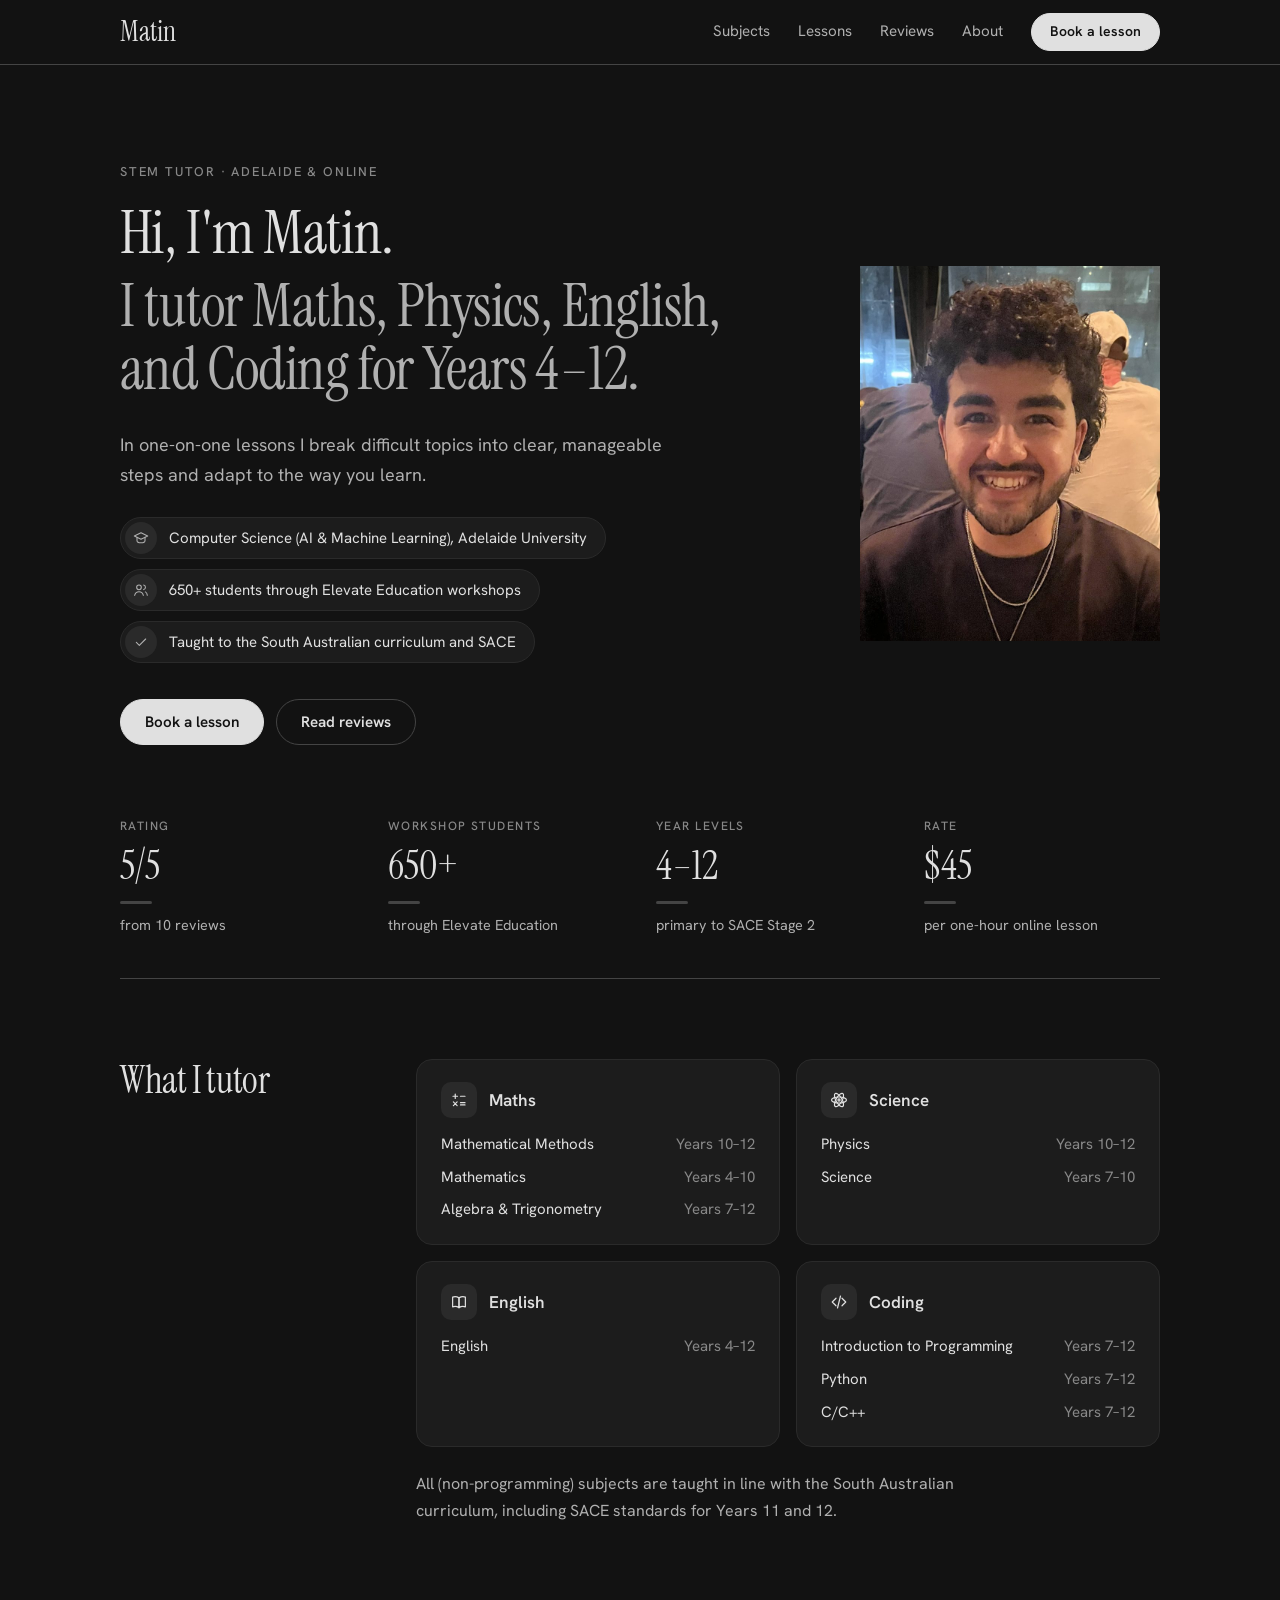
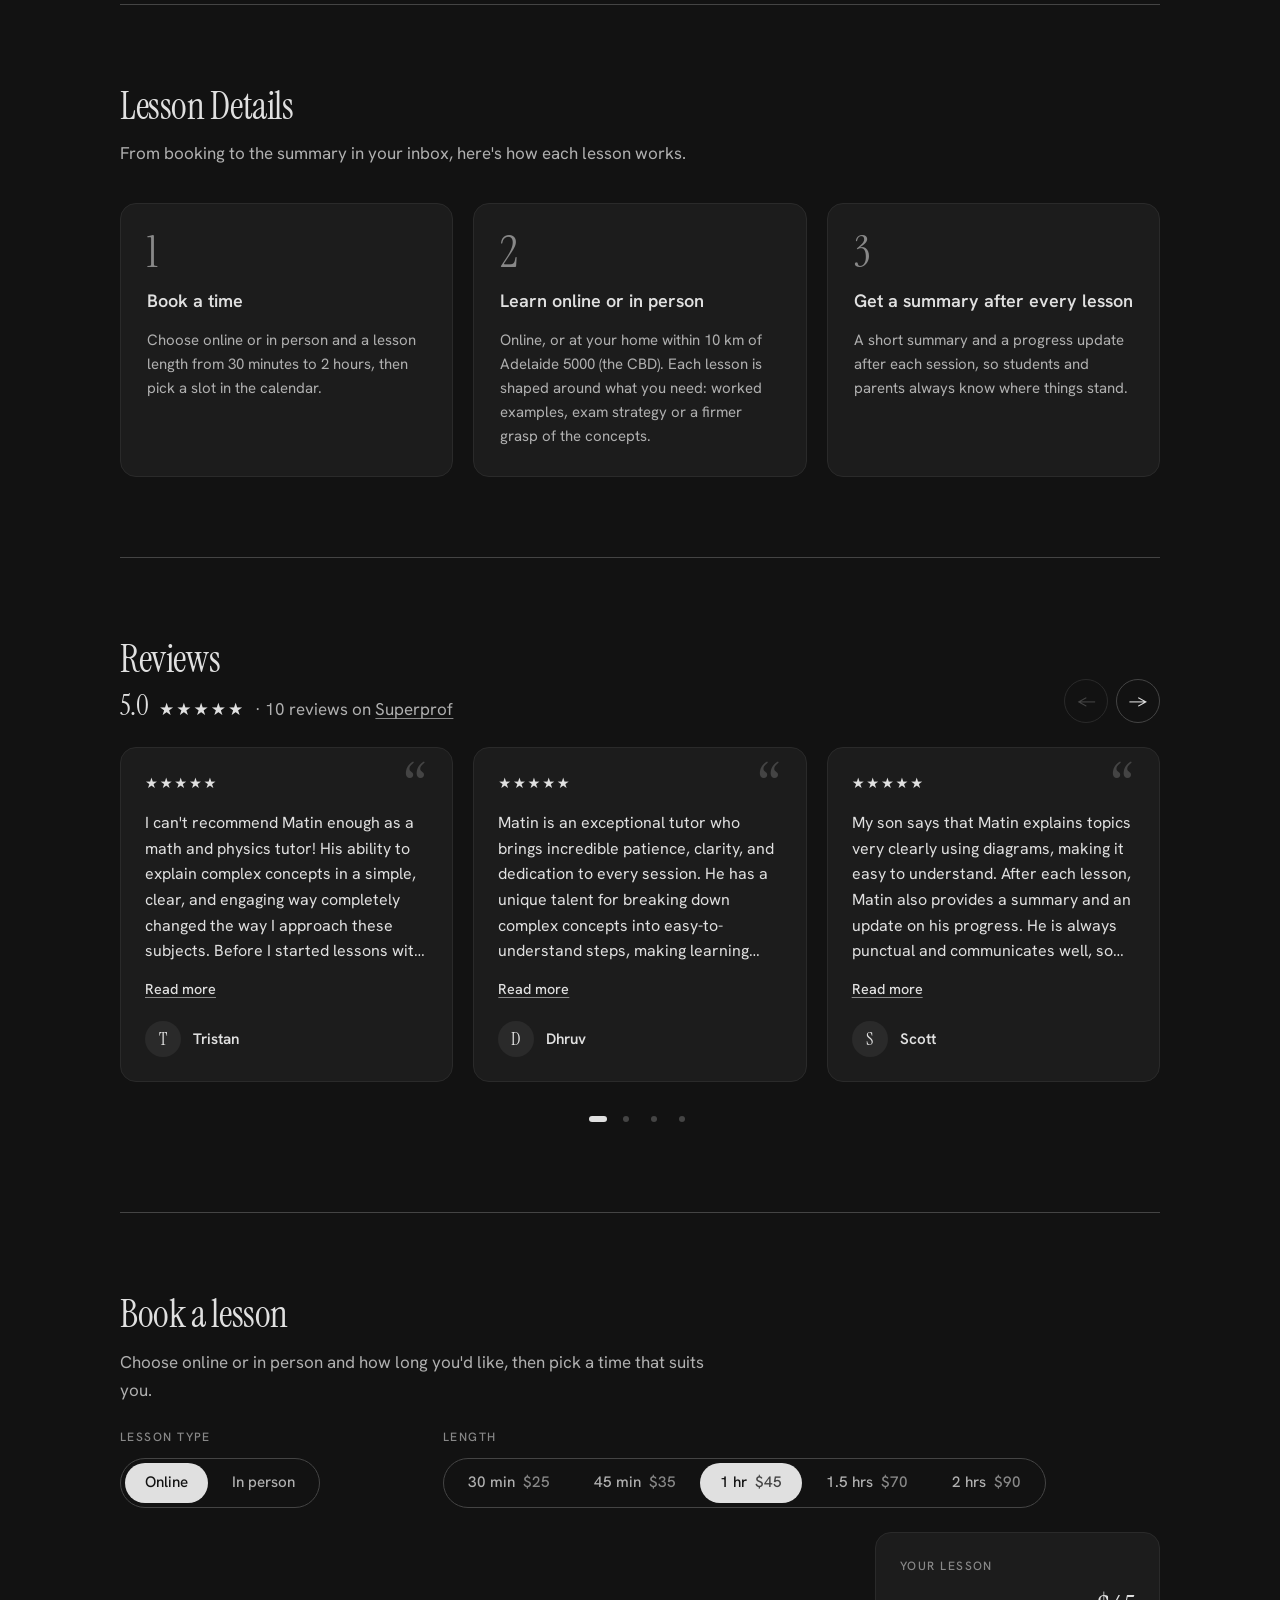
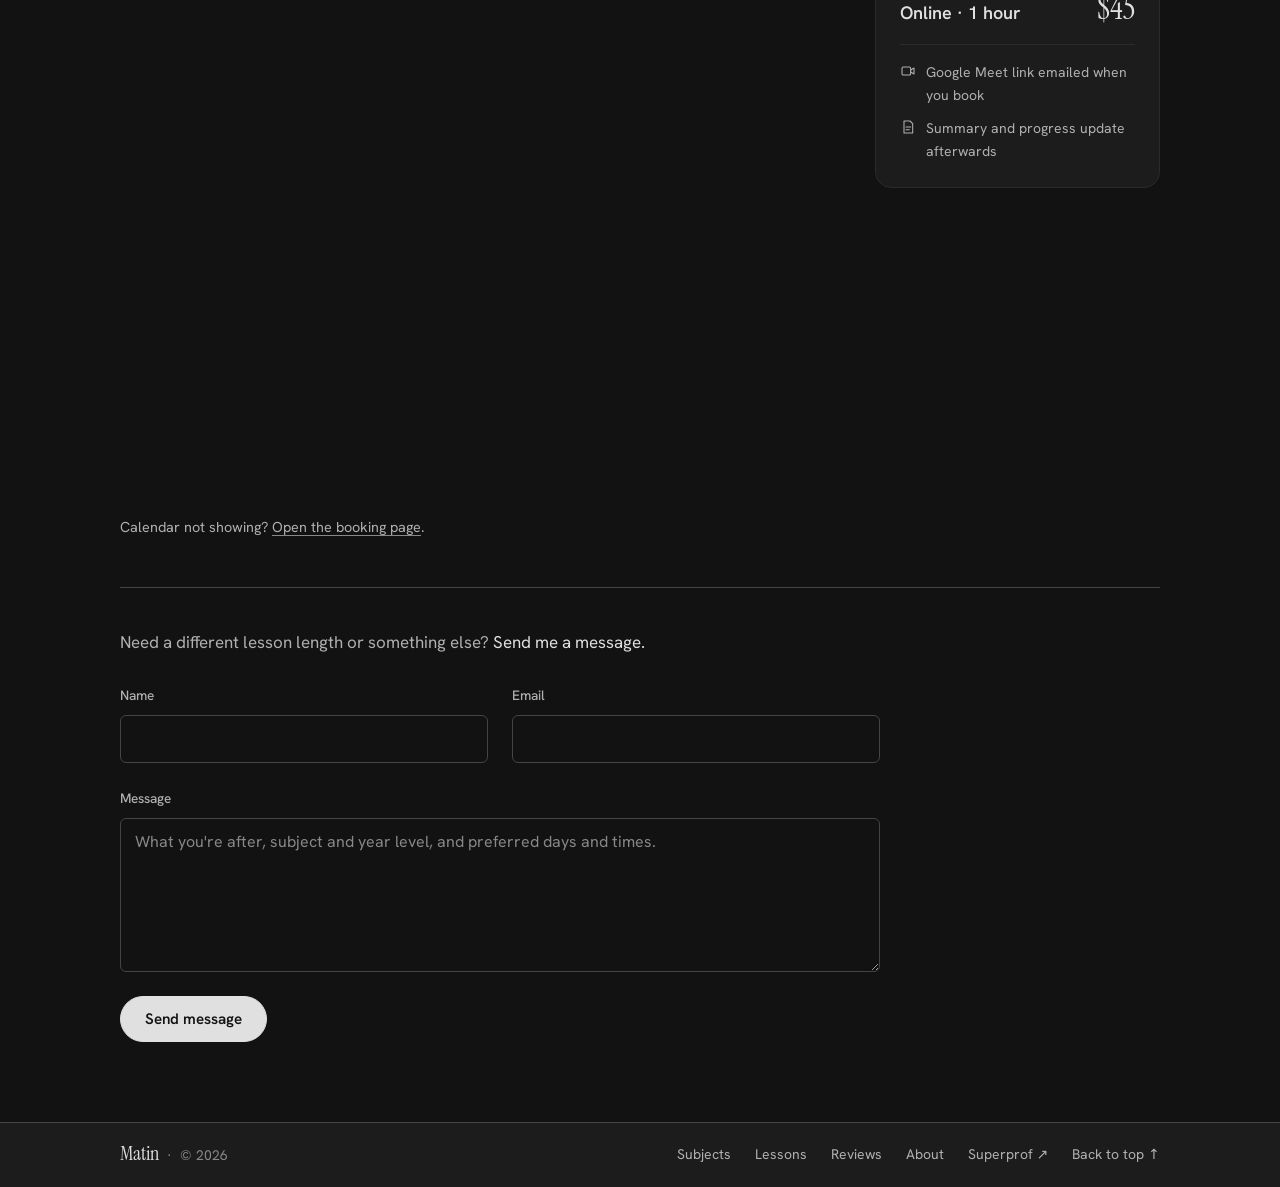
<file: index.html>
<!doctype html>
<html lang="en-AU">
<head>
  <meta charset="utf-8">
  <meta name="viewport" content="width=device-width, initial-scale=1, viewport-fit=cover">
  <title>Matin · STEM Tutor in Adelaide</title>
  <meta name="description" content="One-on-one tutoring in SACE Mathematical Methods, Physics, and Years 4–12 maths and English with Matin. Online lessons from $25, or in person in Adelaide.">
  <meta property="og:type" content="website">
  <meta property="og:title" content="Matin · Maths &amp; Physics Tutor">
  <meta property="og:description" content="SACE Maths Methods, Physics and Years 4–12 maths. Online or in person in Adelaide.">
  <meta name="theme-color" content="#121212">
  <link rel="icon" href="data:image/svg+xml,%3Csvg xmlns='http://www.w3.org/2000/svg' viewBox='0 0 32 32'%3E%3Crect width='32' height='32' rx='7' fill='%23121212'/%3E%3Ctext x='16' y='23' font-family='Georgia,serif' font-size='20' text-anchor='middle' fill='%23E0E0E0'%3EM%3C/text%3E%3C/svg%3E">
  <link rel="preconnect" href="https://fonts.googleapis.com">
  <link rel="preconnect" href="https://fonts.gstatic.com" crossorigin>
  <link rel="stylesheet" href="https://fonts.googleapis.com/css2?family=Hanken+Grotesk:wght@400;500;600&family=Instrument+Serif&display=swap">
  <link rel="stylesheet" href="styles.css">
  <!-- Sections fade in as they scroll into view. This runs before the page draws so they don't flash in first.
       Without JavaScript, or with reduced motion turned on, everything simply shows. -->
  <script>
    if ("IntersectionObserver" in window && !matchMedia("(prefers-reduced-motion: reduce)").matches) document.documentElement.classList.add("reveal");
  </script>
</head>
<body>
  <a class="skip" href="#main">Skip to content</a>

  <header class="site-header">
    <div class="wrap header-inner">
      <a class="brand" href="#top">Matin</a>
      <nav class="site-nav" aria-label="Main">
        <a href="#subjects">Subjects</a>
        <a href="#lessons">Lessons</a>
        <a href="#reviews">Reviews</a>
        <a href="about.html">About</a>
        <a class="btn btn-small" href="#book">Book a lesson</a>
      </nav>
    </div>
  </header>

  <main id="main">
    <section class="wrap hero" id="top" data-reveal>
      <div class="hero-text">
        <p class="eyebrow">STEM Tutor · Adelaide &amp; Online</p>
        <h1>Hi, I'm Matin. <span>I tutor Maths, Physics, English, and Coding for Years 4–12.</span></h1>
        <p class="lead">In one-on-one lessons I break difficult topics into clear, manageable steps and adapt to the way you learn.</p>
        <ul class="credentials">
          <li><span class="credential-icon" aria-hidden="true"><svg width="16" height="16" viewBox="0 0 24 24" fill="none" stroke="currentColor" stroke-width="1.6" stroke-linecap="round" stroke-linejoin="round"><path d="M2 9l10-5 10 5-10 5z"/><path d="M6 11v5c0 1.5 2.7 3 6 3s6-1.5 6-3v-5"/></svg></span>Computer Science (AI &amp; Machine Learning), Adelaide University</li>
          <li><span class="credential-icon" aria-hidden="true"><svg width="16" height="16" viewBox="0 0 24 24" fill="none" stroke="currentColor" stroke-width="1.6" stroke-linecap="round" stroke-linejoin="round"><circle cx="9" cy="8" r="3.5"/><path d="M2.5 20c.8-3.4 3.4-5.5 6.5-5.5s5.7 2.1 6.5 5.5"/><path d="M16 4.6a3.5 3.5 0 0 1 0 6.8"/><path d="M18.5 14.8c1.6.8 2.7 2.6 3 5.2"/></svg></span>650+ students through Elevate Education workshops</li>
          <li><span class="credential-icon" aria-hidden="true"><svg width="16" height="16" viewBox="0 0 24 24" fill="none" stroke="currentColor" stroke-width="1.6" stroke-linecap="round" stroke-linejoin="round"><path d="M5 12.5l4.5 4.5L19 7.5"/></svg></span>Taught to the South Australian curriculum and SACE</li>
        </ul>
        <div class="actions">
          <a class="btn" href="#book">Book a lesson</a>
          <a class="btn btn-ghost" href="#reviews">Read reviews</a>
        </div>
      </div>
      <figure class="hero-photo">
        <img src="assets/matin.jpg" alt="Matin smiling" width="800" height="1000">
      </figure>
    </section>
    <section class="wrap facts" aria-label="At a glance" data-reveal>
      <dl>
        <div><dt>Rating</dt><dd class="value">5/5</dd><dd>from 10 reviews</dd></div>
        <div><dt>Workshop students</dt><dd class="value">650+</dd><dd>through Elevate Education</dd></div>
        <div><dt>Year levels</dt><dd class="value">4–12</dd><dd>primary to SACE Stage 2</dd></div>
        <div><dt>Rate</dt><dd class="value">$45</dd><dd>per one-hour online lesson</dd></div>
      </dl>
    </section>

    <section class="wrap section" id="subjects">
      <div class="section-grid" data-reveal>
        <h2>What I tutor</h2>
        <div class="section-body">
          <div class="subject-grid">
            <div class="subject-card" data-subject="maths">
              <div class="subject-head">
                <span class="subject-icon" aria-hidden="true"><svg width="18" height="18" viewBox="0 0 24 24" fill="none" stroke="currentColor" stroke-width="1.6" stroke-linecap="round" stroke-linejoin="round"><path class="maths-sym" d="M7 4v6M4 7h6"/><path class="maths-sym" d="M14 7h6"/><path class="maths-sym" d="M4.5 14.5l5 5M9.5 14.5l-5 5"/><path class="maths-sym" d="M14 15.5h6M14 18.5h6"/></svg></span>
                <h3>Maths</h3>
              </div>
              <ul class="subject-list">
                <li><span>Mathematical Methods</span><span class="meta">Years 10–12</span></li>
                <li><span>Mathematics</span><span class="meta">Years 4–10</span></li>
                <li><span>Algebra &amp; Trigonometry</span><span class="meta">Years 7–12</span></li>
              </ul>
            </div>
            <div class="subject-card" data-subject="science">
              <div class="subject-head">
                <span class="subject-icon" aria-hidden="true"><svg width="18" height="18" viewBox="0 0 24 24" fill="none" stroke="currentColor" stroke-width="1.6" stroke-linecap="round" stroke-linejoin="round"><circle class="atom-core" cx="12" cy="12" r="1.4"/><g class="atom-orbits"><ellipse cx="12" cy="12" rx="10" ry="4"/><ellipse cx="12" cy="12" rx="10" ry="4" transform="rotate(60 12 12)"/><ellipse cx="12" cy="12" rx="10" ry="4" transform="rotate(120 12 12)"/></g></svg></span>
                <h3>Science</h3>
              </div>
              <ul class="subject-list">
                <li><span>Physics</span><span class="meta">Years 10–12</span></li>
                <li><span>Science</span><span class="meta">Years 7–10</span></li>
              </ul>
            </div>
            <div class="subject-card" data-subject="english">
              <div class="subject-head">
                <span class="subject-icon" aria-hidden="true"><svg width="18" height="18" viewBox="0 0 24 24" fill="none" stroke="currentColor" stroke-width="1.6" stroke-linecap="round" stroke-linejoin="round"><path d="M3.5 5.5c2.8-1 5.6-.8 8.5 1v13c-2.9-1.8-5.7-2-8.5-1z"/><path d="M20.5 5.5c-2.8-1-5.6-.8-8.5 1v13c2.9-1.8 5.7-2 8.5-1z"/><path class="book-page" d="M20.5 5.5c-2.8-1-5.6-.8-8.5 1v13c2.9-1.8 5.7-2 8.5-1z"/></svg></span>
                <h3>English</h3>
              </div>
              <ul class="subject-list">
                <li><span>English</span><span class="meta">Years 4–12</span></li>
              </ul>
            </div>
            <div class="subject-card" data-subject="coding">
              <div class="subject-head">
                <span class="subject-icon" aria-hidden="true"><svg width="18" height="18" viewBox="0 0 24 24" fill="none" stroke="currentColor" stroke-width="1.6" stroke-linecap="round" stroke-linejoin="round"><path class="code-left" d="M8 7l-5 5 5 5"/><path class="code-right" d="M16 7l5 5-5 5"/><path class="code-slash" d="M14 4l-4 16"/></svg></span>
                <h3>Coding</h3>
              </div>
              <ul class="subject-list">
                <li><span>Introduction to Programming</span><span class="meta">Years 7–12</span></li>
                <li><span>Python</span><span class="meta">Years 7–12</span></li>
                <li><span>C/C++</span><span class="meta">Years 7–12</span></li>
              </ul>
            </div>
          </div>
          <p class="note">All (non-programming) subjects are taught in line with the South Australian curriculum, including SACE standards for Years 11 and 12.</p>
        </div>
      </div>
    </section>

    <section class="wrap section" id="lessons">
      <div class="section-grid stacked" data-reveal>
        <div class="section-head">
          <h2>Lesson Details</h2>
          <p class="muted">From booking to the summary in your inbox, here's how each lesson works.</p>
        </div>
        <ol class="step-cards">
          <li>
            <h3>Book a time</h3>
            <p>Choose online or in person and a lesson length from 30 minutes to 2 hours, then pick a slot in the calendar.</p>
          </li>
          <li>
            <h3>Learn online or in person</h3>
            <p>Online, or at your home within 10 km of Adelaide 5000 (the CBD). Each lesson is shaped around what you need: worked examples, exam strategy or a firmer grasp of the concepts.</p>
          </li>
          <li>
            <h3>Get a summary after every lesson</h3>
            <p>A short summary and a progress update after each session, so students and parents always know where things stand.</p>
          </li>
        </ol>
      </div>
    </section>

    <section class="wrap section" id="reviews">
      <div class="section-grid stacked" data-reveal>
        <div class="reviews-head">
          <div class="section-head">
            <h2>Reviews</h2>
            <p class="rating-summary"><span class="rating-score">5.0</span> <span class="stars" role="img" aria-label="5 out of 5 stars">★★★★★</span> <span class="muted"><span class="rating-sep" aria-hidden="true">·</span> 10 reviews on <a href="https://www.superprof.com.au/sace-maths-methods-physics-tutor-atar-boosting-year-412-worked-with-650-students-around-australia.html" target="_blank" rel="noopener">Superprof</a></span></p>
          </div>
          <div class="carousel-controls" hidden>
            <button class="carousel-btn" type="button" aria-label="Previous reviews">←</button>
            <button class="carousel-btn" type="button" aria-label="Next reviews">→</button>
          </div>
        </div>
        <div class="review-track" role="region" aria-label="Reviews">
          <figure class="review">
            <span class="stars" role="img" aria-label="5 out of 5 stars">★★★★★</span>
            <blockquote><p>I can't recommend Matin enough as a math and physics tutor! His ability to explain complex concepts in a simple, clear, and engaging way completely changed the way I approach these subjects. Before I started lessons with him, I was struggling with physics and had a C+, but thanks to his patient teaching and deep understanding of the subject, I improved to an A! Matin doesn't just teach formulas—he ensures I understand the "why" behind them, making problem-solving much easier. His step-by-step explanations and real-world examples make even the hardest topics feel manageable. If you're looking for a tutor who truly cares about your success and knows how to break things down in a way that makes sense, he's the one to go to!</p></blockquote>
            <figcaption><span class="avatar" aria-hidden="true">T</span><span class="name">Tristan</span></figcaption>
          </figure>

          <figure class="review">
            <span class="stars" role="img" aria-label="5 out of 5 stars">★★★★★</span>
            <blockquote><p>Matin is an exceptional tutor who brings incredible patience, clarity, and dedication to every session. He has a unique talent for breaking down complex concepts into easy-to-understand steps, making learning both engaging and stress-free. Thanks to his personalized approach and encouraging attitude, my confidence and progress have improved tremendously. Highly recommended!</p></blockquote>
            <figcaption><span class="avatar" aria-hidden="true">D</span><span class="name">Dhruv</span></figcaption>
          </figure>

          <figure class="review">
            <span class="stars" role="img" aria-label="5 out of 5 stars">★★★★★</span>
            <blockquote><p>My son says that Matin explains topics very clearly using diagrams, making it easy to understand. After each lesson, Matin also provides a summary and an update on his progress. He is always punctual and communicates well, so we can completely rely on them. I can confidently recommend Matin to everyone.</p></blockquote>
            <figcaption><span class="avatar" aria-hidden="true">S</span><span class="name">Scott</span></figcaption>
          </figure>

          <figure class="review">
            <span class="stars" role="img" aria-label="5 out of 5 stars">★★★★★</span>
            <blockquote><p>Matin has an excellent understanding of maths, and is very passionate about it- and in my experience when he has helped me with coursework, teaching and communicating this knowledge comes very naturally to him. He is excellent at reading your learning needs, and can pivot his explanation or teaching style to suit so that you can understand as best as possible. He is patient with anything you find difficult, and will always keep helping until you truly feel confident. He is also very outgoing and creative, so he can keep learning engaging! I recommend him because I, and others, really enjoy learning from Matin- he keeps his teaching clear, direct, and interesting, especially for a subject which can get very complicated.</p></blockquote>
            <figcaption><span class="avatar" aria-hidden="true">A</span><span class="name">Akshara</span></figcaption>
          </figure>

          <figure class="review">
            <span class="stars" role="img" aria-label="5 out of 5 stars">★★★★★</span>
            <blockquote><p>Matin is an excellent tutor for almost about any level of maths you're struggling with. As i've severely struggled in being able to retain and learn maths during school, Matin has helped elevate in this weakness of mine in only 1 lesson!! Very friendly and easy to get along with :)</p></blockquote>
            <figcaption><span class="avatar" aria-hidden="true">D</span><span class="name">Dylan</span></figcaption>
          </figure>

          <figure class="review">
            <span class="stars" role="img" aria-label="5 out of 5 stars">★★★★★</span>
            <blockquote><p>I recently used the tutoring service provided by Matin for math, and I had a fantastic experience. Matin was incredibly knowledgeable and had a great way of explaining complex concepts, making them easier to understand. His teaching style was engaging, and he was always patient, which helped me feel more confident in my abilities. After a few sessions, I noticed a significant improvement in my problem-solving skills and my grades in math. Matin tailored the lessons to my specific needs, which made a huge difference in my learning process. Overall, I would highly recommend Matin's tutoring service to anyone looking for help in math. His expertise and supportive approach really made a positive impact on my studies!</p></blockquote>
            <figcaption><span class="avatar" aria-hidden="true">P</span><span class="name">Pavly</span></figcaption>
          </figure>

          <figure class="review">
            <span class="stars" role="img" aria-label="5 out of 5 stars">★★★★★</span>
            <blockquote><p>Great Mathematical Methods tutor, provided revision material and helpful guides. Motivated me through exam and end of year burnout, would highly recommend if you're struggling with keeping up or for a grade boost.</p></blockquote>
            <figcaption><span class="avatar" aria-hidden="true">S</span><span class="name">Sam</span></figcaption>
          </figure>

          <figure class="review">
            <span class="stars" role="img" aria-label="5 out of 5 stars">★★★★★</span>
            <blockquote><p>Matin's the best tutor I've ever had, managed to explain things in a way that really helped me understand the things I was doing wrong</p></blockquote>
            <figcaption><span class="avatar" aria-hidden="true">K</span><span class="name">Kiarash</span></figcaption>
          </figure>

          <figure class="review">
            <span class="stars" role="img" aria-label="5 out of 5 stars">★★★★★</span>
            <blockquote><p>Matin explained to our class what he was going to teach for the two lessons through python. The students loved his engagement whilst creating shapes. He made it really fun.</p></blockquote>
            <figcaption><span class="avatar" aria-hidden="true">D</span><span class="name">Dhruv</span></figcaption>
          </figure>

          <figure class="review">
            <span class="stars" role="img" aria-label="5 out of 5 stars">★★★★★</span>
            <blockquote><p>Matin has been a great maths tutor for my sister, he has demonstrated excellent communication skills and a high understanding in maths</p></blockquote>
            <figcaption><span class="avatar" aria-hidden="true">E</span><span class="name">Emith</span></figcaption>
          </figure>

          <figure class="review">
            <span class="stars" role="img" aria-label="5 out of 5 stars">★★★★★</span>
            <blockquote><p>Perfect! Thank you</p></blockquote>
            <figcaption><span class="avatar" aria-hidden="true">W</span><span class="name">Wilson</span></figcaption>
          </figure>
        </div>
        <div class="carousel-dots" hidden></div>
      </div>
    </section>

    <section class="wrap section" id="book">
      <div class="section-grid stacked" data-reveal>
        <div class="section-head">
          <h2>Book a lesson</h2>
          <p class="muted">Choose online or in person and how long you'd like, then pick a time that suits you.</p>
        </div>
        <div class="booking-options">
          <fieldset class="option-group">
            <legend class="label">Lesson type</legend>
            <div class="pills pills-format">
              <label class="choice"><input type="radio" name="lesson-format" value="online" checked><span>Online</span></label>
              <label class="choice"><input type="radio" name="lesson-format" value="inperson"><span>In person</span></label>
            </div>
          </fieldset>
          <fieldset class="option-group">
            <legend class="label">Length</legend>
            <div class="pills pills-length">
              <label class="choice"><input type="radio" name="lesson-length" value="30"><span>30 min <em>$25</em></span></label>
              <label class="choice"><input type="radio" name="lesson-length" value="45"><span>45 min <em>$35</em></span></label>
              <label class="choice"><input type="radio" name="lesson-length" value="60" checked><span>1 hr <em>$45</em></span></label>
              <label class="choice"><input type="radio" name="lesson-length" value="90"><span>1.5 hrs <em>$70</em></span></label>
              <label class="choice"><input type="radio" name="lesson-length" value="120"><span>2 hrs <em>$90</em></span></label>
            </div>
          </fieldset>
        </div>
        <div class="booking-main">
          <div class="cal-panels" id="cal-panels"></div>
          <aside class="lesson-summary" aria-label="Your lesson">
            <span class="label">Your lesson</span>
            <div class="summary-title" aria-live="polite">
              <span id="summary-name">Online · 1 hour</span>
              <span class="summary-price" id="summary-price">$45</span>
            </div>
            <ul class="summary-list">
              <li data-format="online"><svg aria-hidden="true" width="16" height="16" viewBox="0 0 24 24" fill="none" stroke="currentColor" stroke-width="1.6" stroke-linecap="round" stroke-linejoin="round"><rect x="3" y="6" width="13" height="12" rx="2"/><path d="M16 10.5l5-3v9l-5-3"/></svg>Google Meet link emailed when you book</li>
              <li data-format="inperson" hidden><svg aria-hidden="true" width="16" height="16" viewBox="0 0 24 24" fill="none" stroke="currentColor" stroke-width="1.6" stroke-linecap="round" stroke-linejoin="round"><path d="M4 11l8-7 8 7"/><path d="M6 9.5V20h12V9.5"/></svg>At your home, within 10 km of Adelaide 5000</li>
              <li data-format="inperson" hidden><svg aria-hidden="true" width="16" height="16" viewBox="0 0 24 24" fill="none" stroke="currentColor" stroke-width="1.6" stroke-linecap="round" stroke-linejoin="round"><path d="M12 3v18"/><path d="M16.5 7.5c-.7-1.5-2.4-2.5-4.5-2.5-2.5 0-4.5 1.4-4.5 3.5s2 3 4.5 3.5 4.5 1.4 4.5 3.5-2 3.5-4.5 3.5c-2.1 0-3.8-1-4.5-2.5"/></svg>Includes the $15 travel fee</li>
              <li><svg aria-hidden="true" width="16" height="16" viewBox="0 0 24 24" fill="none" stroke="currentColor" stroke-width="1.6" stroke-linecap="round" stroke-linejoin="round"><path d="M6 3h9l4 4v14H6z"/><path d="M9 12h7M9 16h5"/></svg>Summary and progress update afterwards</li>
            </ul>
          </aside>
        </div>
        <p class="fallback">Calendar not showing? <a id="cal-fallback" href="https://cal.com/matin-habibian-xpafhf/tutoring-lesson-online-60" target="_blank" rel="noopener">Open the booking page</a>.</p>

        <div class="contact">
          <p class="contact-intro">Need a different lesson length or something else? <span>Send me a message.</span></p>
          <form class="request-form" id="request-form">
            <!-- Web3Forms access key: sign up free at web3forms.com with the inbox that should receive messages, then paste the key into value="" below.
                 Only the key goes here. Your email address never appears on the site. -->
            <input type="hidden" name="access_key" value="YOUR_ACCESS_KEY_HERE">
            <input type="checkbox" name="botcheck" class="visually-hidden" tabindex="-1" autocomplete="off" aria-hidden="true">

            <div class="field-row">
              <div class="field">
                <label for="req-name">Name</label>
                <input class="input" id="req-name" name="name" type="text" autocomplete="name" required>
              </div>
              <div class="field">
                <label for="req-email">Email</label>
                <input class="input" id="req-email" name="email" type="email" autocomplete="email" required>
              </div>
            </div>

            <div class="field">
              <label for="req-message">Message</label>
              <textarea class="input" id="req-message" name="message" rows="5" placeholder="What you're after, subject and year level, and preferred days and times." required></textarea>
            </div>

            <div class="form-actions">
              <button class="btn" type="submit">Send message</button>
              <p class="form-status" role="status" aria-live="polite"></p>
            </div>
          </form>
        </div>
      </div>
    </section>
  </main>

  <footer class="site-footer">
    <div class="wrap footer-inner">
      <p><a class="brand" href="#top">Matin</a> <span aria-hidden="true">·</span> © 2026</p>
      <nav class="footer-links" aria-label="Footer">
        <a href="#subjects">Subjects</a>
        <a href="#lessons">Lessons</a>
        <a href="#reviews">Reviews</a>
        <a href="about.html">About</a>
        <a href="https://www.superprof.com.au/sace-maths-methods-physics-tutor-atar-boosting-year-412-worked-with-650-students-around-australia.html" target="_blank" rel="noopener">Superprof <span aria-hidden="true">↗</span></a>
        <a href="#top">Back to top <span aria-hidden="true">↑</span></a>
      </nav>
    </div>
  </footer>

  <dialog class="review-dialog" id="review-dialog">
    <button class="dialog-close" type="button" aria-label="Close review"><svg width="16" height="16" viewBox="0 0 16 16" aria-hidden="true"><path d="M3 3l10 10M13 3L3 13" stroke="currentColor" stroke-width="1.75" stroke-linecap="round"/></svg></button>
    <div class="review-dialog-body"></div>
  </dialog>

  <!-- Reviews: arrows and dots page through the cards, and long reviews open in full in a popup.
       Without JavaScript, the row simply scrolls and every review shows in full. -->
  <script>
    (function () {
      const section = document.getElementById("reviews");
      const track = section.querySelector(".review-track");
      const cards = [...track.querySelectorAll(".review")];
      const controls = section.querySelector(".carousel-controls");
      const [prev, next] = controls.querySelectorAll("button");
      const dotsNav = section.querySelector(".carousel-dots");
      const dialog = document.getElementById("review-dialog");
      const dialogBody = dialog.querySelector(".review-dialog-body");
      const behavior = matchMedia("(prefers-reduced-motion: reduce)").matches ? "auto" : "smooth";
      let dots = [];

      section.classList.add("has-carousel");

      cards.forEach((card) => {
        const button = document.createElement("button");
        button.type = "button";
        button.className = "read-more";
        button.textContent = "Read more";
        button.addEventListener("click", () => openReview(card));
        card.querySelector("blockquote").after(button);
      });

      function openReview(card) {
        const full = card.cloneNode(true);
        full.querySelector(".read-more").remove();
        dialogBody.replaceChildren(full);
        dialog.setAttribute("aria-label", "Review from " + card.querySelector(".name").textContent);
        dialog.showModal();
      }
      dialog.querySelector(".dialog-close").addEventListener("click", () => dialog.close());
      // A click on the dimmed backdrop lands on the dialog itself, not its contents.
      dialog.addEventListener("click", (event) => { if (event.target === dialog) dialog.close(); });

      const step = () => cards[1].offsetLeft - cards[0].offsetLeft;
      const perView = () => Math.max(1, Math.round(track.clientWidth / step()));

      // Re-run whenever the cards change size: screen width, fonts loading, or turning a phone.
      function layout() {
        cards.forEach((card) => {
          const text = card.querySelector("blockquote p");
          card.querySelector(".read-more").hidden = text.scrollHeight <= text.clientHeight + 1;
        });

        const pages = Math.ceil(cards.length / perView());
        if (dots.length !== pages) {
          dots = Array.from({ length: pages }, (_, i) => {
            const dot = document.createElement("button");
            dot.type = "button";
            dot.setAttribute("aria-label", "Reviews page " + (i + 1));
            dot.addEventListener("click", () => {
              track.scrollTo({ left: cards[i * perView()].offsetLeft - cards[0].offsetLeft, behavior });
            });
            return dot;
          });
          dotsNav.replaceChildren(...dots);
        }
        update();
      }

      function update() {
        prev.disabled = track.scrollLeft <= 1;
        next.disabled = track.scrollLeft >= track.scrollWidth - track.clientWidth - 1;
        const current = next.disabled ? dots.length - 1 : Math.round(track.scrollLeft / (step() * perView()));
        dots.forEach((dot, i) => dot.setAttribute("aria-current", String(i === current)));
      }

      prev.addEventListener("click", () => track.scrollBy({ left: -step() * perView(), behavior }));
      next.addEventListener("click", () => track.scrollBy({ left: step() * perView(), behavior }));
      track.addEventListener("scroll", update, { passive: true });
      new ResizeObserver(layout).observe(track);
      document.fonts.ready.then(layout);

      controls.hidden = false;
      dotsNav.hidden = false;
      layout();
    })();
  </script>

  <!-- Cal.com inline booking embed -->
  <script>
    (function (C, A, L) { let p = function (a, ar) { a.q.push(ar); }; let d = C.document; C.Cal = C.Cal || function () { let cal = C.Cal; let ar = arguments; if (!cal.loaded) { cal.ns = {}; cal.q = cal.q || []; d.head.appendChild(d.createElement("script")).src = A; cal.loaded = true; } if (ar[0] === L) { const api = function () { p(api, arguments); }; const namespace = ar[1]; api.q = api.q || []; if (typeof namespace === "string") { cal.ns[namespace] = cal.ns[namespace] || api; p(cal.ns[namespace], ar); p(cal, ["initNamespace", namespace]); } else p(cal, ar); return; } p(cal, ar); }; })(window, "https://app.cal.com/embed/embed.js", "init");

    // One Cal.com event per lesson type and length (in minutes).
    const calUser = "matin-habibian-xpafhf/";
    const formatNames = { online: "Online", inperson: "In person" };
    const lengthNames = { 30: "30 minutes", 45: "45 minutes", 60: "1 hour", 90: "1.5 hours", 120: "2 hours" };
    const lessons = {
      online: {
        30:  { slug: "tutoring-lesson-online-30",  price: 25 },
        45:  { slug: "tutoring-lesson-45-mins-online", price: 35 },
        60:  { slug: "tutoring-lesson-online-60",  price: 45 },
        90:  { slug: "tutoring-lesson-online-90",  price: 70 },
        120: { slug: "tutoring-lesson-online-120", price: 90 }
      },
      inperson: {
        30:  { slug: "tutoring-lesson-in-person-30",  price: 40 },
        45:  { slug: "tutoring-lesson-in-person-45",  price: 50 },
        60:  { slug: "tutoring-in-person-60",         price: 60 },
        90:  { slug: "tutoring-lesson-in-person-90",  price: 85 },
        120: { slug: "tutoring-lesson-in-person-120", price: 105 }
      }
    };

    const calPanels = document.getElementById("cal-panels");
    const formatInputs = document.querySelectorAll('input[name="lesson-format"]');
    const lengthInputs = document.querySelectorAll('input[name="lesson-length"]');
    const reduceMotion = matchMedia("(prefers-reduced-motion: reduce)").matches;

    // Each calendar gets its own panel the first time it's chosen, and stays loaded after that.
    function loadCalendar(key, link) {
      const panel = document.createElement("div");
      panel.className = "cal-panel";
      panel.dataset.lesson = key;
      const embed = document.createElement("div");
      embed.className = "cal-embed";
      embed.id = "cal-" + key;
      panel.appendChild(embed);
      calPanels.appendChild(panel);

      Cal("init", key, { origin: "https://app.cal.com" });
      Cal.ns[key]("inline", {
        elementOrSelector: "#" + embed.id,
        calLink: link,
        config: { layout: "month_view", theme: "dark" }
      });
      // Cal.com has an older and a newer name for this event; the celebration ignores a repeat.
      ["bookingSuccessful", "bookingSuccessfulV2"].forEach((action) => {
        Cal.ns[key]("on", { action, callback: () => document.dispatchEvent(new CustomEvent("lesson-booked")) });
      });
      Cal.ns[key]("ui", {
        theme: "dark",
        layout: "month_view",
        // The lesson summary beside the calendar shows these details instead.
        hideEventTypeDetails: true,
        cssVarsPerTheme: {
          dark: { "cal-brand": "#E0E0E0", "cal-bg": "#121212", "cal-border-booker": "#444444" },
          light: { "cal-brand": "#121212" }
        }
      });
      return panel;
    }

    // Hide the wrapper, not the calendar itself: Cal's script styles its own container and overrides `hidden`.
    function showLesson() {
      const format = document.querySelector('input[name="lesson-format"]:checked').value;
      const length = document.querySelector('input[name="lesson-length"]:checked').value;
      const key = format + length;
      const link = calUser + lessons[format][length].slug;

      // Prices that change fade to their new value, in the pills and the summary.
      function setPrice(el, price) {
        if (el.textContent === price) return;
        el.textContent = price;
        if (!reduceMotion) el.animate([{ opacity: 0 }, { opacity: 1 }], { duration: 250, easing: "ease-out" });
      }
      lengthInputs.forEach((input) => {
        setPrice(input.nextElementSibling.querySelector("em"), "$" + lessons[format][input.value].price);
      });

      document.getElementById("summary-name").textContent = formatNames[format] + " · " + lengthNames[length];
      setPrice(document.getElementById("summary-price"), "$" + lessons[format][length].price);
      document.querySelectorAll(".summary-list [data-format]").forEach((item) => {
        item.hidden = item.dataset.format !== format;
      });

      let current = null;
      for (const panel of calPanels.children) {
        panel.hidden = panel.dataset.lesson !== key;
        if (!panel.hidden) current = panel;
      }
      if (!current) loadCalendar(key, link);
      document.getElementById("cal-fallback").href = "https://cal.com/" + link;
    }

    [...formatInputs, ...lengthInputs].forEach((input) => {
      input.addEventListener("change", showLesson);
    });
    showLesson();
  </script>

  <!-- Pill controls: a highlight slides behind whichever option is chosen. Without JavaScript, the chosen pill is simply filled in. -->
  <script>
    document.querySelectorAll(".pills").forEach((pills) => {
      const indicator = document.createElement("span");
      indicator.className = "pill-indicator";
      indicator.setAttribute("aria-hidden", "true");
      pills.prepend(indicator);
      pills.classList.add("has-indicator");

      function place() {
        const chosen = pills.querySelector("input:checked + span");
        indicator.style.translate = chosen.offsetLeft + "px " + chosen.offsetTop + "px";
        indicator.style.width = chosen.offsetWidth + "px";
        indicator.style.height = chosen.offsetHeight + "px";
      }

      pills.addEventListener("change", place);
      // Pills change size when prices update, fonts load or the screen turns, so follow them.
      const observer = new ResizeObserver(place);
      pills.querySelectorAll(".choice span").forEach((span) => observer.observe(span));
      place();
      // Only start sliding after the first placement, so the highlight doesn't fly in on page load.
      requestAnimationFrame(() => requestAnimationFrame(() => pills.classList.add("is-ready")));
    });
  </script>

  <!-- Easter eggs. Nothing here is remembered between visits.
       - Clicking a stat, credential, subject card or lesson step lights it up in its own colour (click again to turn it
         off) with a small animation. Every fifth quick click in a row on one box plays its big version and explodes.
       - Six quick clicks anywhere smash into the page: a shockwave ripples the words and boxes around the cursor.
         Ten quick clicks blast everything within 300px away, and it slowly drifts back into place.
       - Secret party mode: the Konami code (up up down down left right left right B A) or five quick clicks on the logo.
         Setting it off again sucks all the colour back into the logo. -->
  <script>
    (function () {
      const reduceMotion = matchMedia("(prefers-reduced-motion: reduce)").matches;
      const palette = ["#E9D66B", "#FF9E80", "#6CC4FF", "#7FE0B0", "#8EE68E", "#5ED8F0", "#F78FD8",
                       "#F5B546", "#4FD1C5", "#FF8FAB", "#B69CFF", "#B5E07A", "#8FA8FF", "#E59BF0"];
      const bursts = {
        maths:   { symbols: ["+", "−", "×", "÷", "=", "π", "√", "∑", "%"], font: "display" },
        science: { sparks: true },
        english: { symbols: ["A", "a", "B", "Q", "“", "!", "?", "&"], font: "display", rise: true },
        coding:  { symbols: ["{ }", ";", "</>", "0", "1", "( )", "=>"], font: "mono" },
        plain:   {}
      };
      const pick = (list) => list[Math.floor(Math.random() * list.length)];
      const random = (min, max) => min + Math.random() * (max - min);
      // Phones get about half the pieces, so the effects stay smooth.
      const density = () => (innerWidth < 700 ? 0.55 : 1);

      // ---- Effects: everything flies in one full-screen layer, so pieces can travel anywhere on the page ----

      let layer;
      function fxLayer() {
        if (!layer || !layer.isConnected) {
          layer = document.createElement("div");
          layer.className = "fx-layer";
          layer.setAttribute("aria-hidden", "true");
          document.body.append(layer);
        }
        return layer;
      }

      function piece(kind, x, y, colour, text) {
        const el = document.createElement("span");
        el.className = "fx-" + kind;
        el.style.left = x + "px";
        el.style.top = y + "px";
        el.style.setProperty("--c", colour);
        if (text) el.textContent = text;
        fxLayer().append(el);
        return el;
      }

      // Throw a piece from (x, y) on screen. Gravity pulls it into a real arc; it fades in fast and out at the end.
      function launch(kind, x, y, { vx, vy, gravity = 900, duration = 1500, spin = 0, delay = 0, colour, light, text, size = 1 }) {
        const el = piece(kind, x, y, colour, text);
        if (light) el.classList.add("fx-light");
        el.style.scale = size;
        const frames = [];
        for (let i = 0; i <= 16; i++) {
          const p = i / 16;
          const t = (p * duration) / 1000;
          const opacity = p < 0.06 ? p / 0.06 : p > 0.7 ? (1 - p) / 0.3 : 1;
          frames.push({
            transform: `translate(-50%, -50%) translate(${vx * t}px, ${vy * t + 0.5 * gravity * t * t}px) rotate(${spin * p}deg)`,
            opacity
          });
        }
        el.animate(frames, { duration, delay, easing: "linear", fill: "backwards" }).onfinish = () => el.remove();
      }

      // An explosion's shock: a bright flash and two rings racing outwards.
      function boom(x, y, colour, size = 1) {
        const flash = piece("flash", x, y, colour);
        flash.animate([
          { transform: "translate(-50%, -50%) scale(0.2)", opacity: 1 },
          { transform: `translate(-50%, -50%) scale(${1.7 * size})`, opacity: 0 }
        ], { duration: 500, easing: "cubic-bezier(0.2, 0.7, 0.3, 1)" }).onfinish = () => flash.remove();
        [0, 130].forEach((delay, i) => {
          const ring = piece("ring", x, y, colour);
          ring.animate([
            { transform: "translate(-50%, -50%) scale(0.1)", opacity: 1 },
            { transform: `translate(-50%, -50%) scale(${(i ? 6 : 9) * size})`, opacity: 0 }
          ], { duration: 850, delay, easing: "cubic-bezier(0.2, 0.7, 0.3, 1)", fill: "backwards" }).onfinish = () => ring.remove();
        });
      }

      // A burst of symbols, confetti and sparks out of (x, y). Letters shoot upwards out of the book instead.
      function burst(x, y, colour, style, count = 36, power = 1) {
        const n = Math.round(count * density());
        for (let i = 0; i < n; i++) {
          const angle = style.rise ? -Math.PI / 2 + random(-1.2, 1.2) : (i / n) * Math.PI * 2 + random(0, 0.4);
          const speed = random(260, 680) * power;
          const kind = style.sparks ? "spark" : style.symbols && i % 3 !== 2 ? "symbol-" + style.font : i % 2 ? "confetti" : "spark";
          launch(kind, x, y, {
            vx: Math.cos(angle) * speed,
            vy: Math.sin(angle) * speed - 140 * power,
            gravity: kind === "spark" ? 420 : 850,
            duration: random(1300, 2000),
            spin: kind === "confetti" ? random(-900, 900) : kind === "spark" ? 0 : random(-240, 240),
            delay: random(0, 70),
            colour,
            light: i % 3 === 0,
            text: style.symbols && kind.startsWith("symbol") ? style.symbols[i % style.symbols.length] : "",
            size: random(0.8, 1.5)
          });
        }
      }

      // Smoke puffs rolling outwards from an impact, with bits of grit thrown up and falling back.
      function dust(x, y, count, reach, size = 1) {
        const n = Math.round(count * density());
        for (let i = 0; i < n; i++) {
          const angle = (i / n) * Math.PI * 2 + random(-0.2, 0.2);
          const dist = reach * random(0.45, 1.1);
          const puff = piece("smoke", x, y, "#E0E0E0");
          puff.animate([
            { transform: `translate(-50%, -50%) scale(${0.3 * size})`, opacity: random(0.6, 0.95) },
            { transform: `translate(-50%, -50%) translate(${Math.cos(angle) * dist}px, ${Math.sin(angle) * dist - random(0, 30)}px) scale(${random(1.6, 3) * size})`, opacity: 0 }
          ], { duration: random(900, 1700), delay: random(0, 80), easing: "cubic-bezier(0.1, 0.7, 0.2, 1)", fill: "backwards" })
            .onfinish = () => puff.remove();
        }
        for (let i = 0; i < Math.round(n * 0.6); i++) {
          const angle = random(0, Math.PI * 2);
          const speed = random(200, 520) * size;
          launch("grit", x, y, {
            vx: Math.cos(angle) * speed,
            vy: Math.sin(angle) * speed - 160,
            gravity: 1100,
            duration: random(700, 1200),
            colour: pick(["#E0E0E0", "#B0B0B0", "#888888"]),
            size: random(0.6, 1.4)
          });
        }
      }

      // Two confetti cannons fire from the bottom corners of the screen.
      function cannons(count = 140) {
        const n = Math.round(count * density());
        const power = Math.max(0.75, innerHeight / 900);
        [0, innerWidth].forEach((x, side) => {
          for (let i = 0; i < n; i++) {
            const angle = (side ? -1 : 1) * random(0.18, 0.6) - Math.PI / 2;
            const speed = random(900, 1500) * power;
            launch(i % 4 ? "confetti" : "round", x, innerHeight + 10, {
              vx: Math.cos(angle) * speed,
              vy: Math.sin(angle) * speed,
              gravity: 1150 * power,
              duration: random(2600, 3400),
              spin: random(-1440, 1440),
              delay: random(0, 260),
              colour: pick(palette),
              size: random(0.8, 1.4)
            });
          }
        });
      }

      // Fireworks at random spots across the screen, one after another. Each one shakes the page around it.
      function fireworks(count, gap, start = 500) {
        for (let k = 0; k < count; k++) {
          setTimeout(() => {
            const x = innerWidth * random(0.12, 0.88);
            const y = innerHeight * random(0.15, 0.55);
            const colour = pick(palette);
            boom(x, y, colour, 1.4);
            shockwave(x, y, 40, 800);
            const n = Math.round(48 * density());
            for (let i = 0; i < n; i++) {
              const angle = (i / n) * Math.PI * 2 + random(0, 0.2);
              const speed = random(180, 500);
              launch("spark", x, y, {
                vx: Math.cos(angle) * speed,
                vy: Math.sin(angle) * speed,
                gravity: 380,
                duration: random(1200, 1800),
                colour,
                light: i % 2 === 0,
                size: random(0.8, 1.4)
              });
            }
          }, start + k * gap);
        }
      }

      // Confetti rain from the top of the screen.
      function rain(count = 300) {
        const n = Math.round(count * density());
        for (let i = 0; i < n; i++) {
          launch(i % 4 ? "confetti" : "round", random(0, innerWidth), -20, {
            vx: random(-60, 60),
            vy: random(80, 260),
            gravity: 260,
            duration: random(3000, 4600),
            spin: random(-1080, 1080),
            delay: random(0, 1400),
            colour: pick(palette),
            size: random(0.8, 1.4)
          });
        }
      }

      function toast(message, time = 3600) {
        const note = document.createElement("p");
        note.className = "toast";
        note.setAttribute("role", "status");
        note.textContent = message;
        document.body.append(note);
        setTimeout(() => note.classList.add("is-leaving"), time);
        setTimeout(() => note.remove(), time + 500);
      }

      // ---- Shockwaves through the page itself ----

      // Text near the screen is split into words the first time a shockwave reaches it, so each word can be knocked
      // about on its own. Each word goes in a <ripple-word> element rather than a span, so no style meant for the page's
      // own spans can catch it. Text inside flex and grid boxes is left whole (splitting it would change its spacing), and so
      // is text that other scripts rewrite; those boxes move as one piece instead.
      const noSplit = "script, style, iframe, svg, select, textarea, .cal-panels, .review-track, .review-dialog, .fx-layer, .toast, ripple-word, .choice, .visually-hidden, #summary-name, #summary-price";
      function splitWords() {
        const verdicts = new Map();
        const nodes = [];
        document.querySelectorAll(".site-header, main, .site-footer").forEach((root) => {
          const walker = document.createTreeWalker(root, NodeFilter.SHOW_TEXT, {
            acceptNode(node) {
              const parent = node.parentElement;
              if (!node.textContent.trim() || !parent || parent.closest(noSplit)) return NodeFilter.FILTER_REJECT;
              if (!verdicts.has(parent)) {
                const rect = parent.getBoundingClientRect();
                const display = getComputedStyle(parent).display;
                verdicts.set(parent, !/flex|grid/.test(display) && rect.width > 0 && rect.bottom > -150 && rect.top < innerHeight + 150);
              }
              return verdicts.get(parent) ? NodeFilter.FILTER_ACCEPT : NodeFilter.FILTER_REJECT;
            }
          });
          while (walker.nextNode()) nodes.push(walker.currentNode);
        });
        nodes.forEach((node) => {
          const fragment = document.createDocumentFragment();
          node.textContent.split(/(\s+)/).forEach((part) => {
            if (!part) return;
            if (!part.trim()) { fragment.append(part); return; }
            const word = document.createElement("ripple-word");
            word.textContent = part;
            fragment.append(word);
          });
          node.replaceWith(fragment);
        });
      }

      // Everything a shockwave can move that's on or near the screen, with its centre.
      const movable = "ripple-word, .hero-photo img, .subject-icon, .credentials li, .btn, .pills, .subject-card, .step-cards li, .review, .carousel-btn, .lesson-summary, .summary-list li, .input, .footer-inner p";
      function targets() {
        splitWords();
        const list = [];
        document.querySelectorAll(movable).forEach((el) => {
          if (el.closest(".review-dialog")) return;
          const rect = el.getBoundingClientRect();
          if (rect.width === 0 || rect.bottom < -100 || rect.top > innerHeight + 100) return;
          list.push({ el, rect, x: rect.left + rect.width / 2, y: rect.top + rect.height / 2, word: el.localName === "ripple-word" });
        });
        return list;
      }

      // How far (x, y) is from the nearest edge of a box, so big boxes count as close when any part of them is.
      function gap({ rect }, x, y) {
        return Math.hypot(Math.max(rect.left - x, 0, x - rect.right), Math.max(rect.top - y, 0, y - rect.bottom));
      }

      // A ripple races outwards from (x, y): each word and box is shoved away, swings back past its spot and settles.
      // Waves add together, so quick hits pile up into bigger shaking.
      function shockwave(x, y, strength, reach, list = targets(), calm = 0) {
        list.forEach((target) => {
          const { el, x: cx, y: cy, word } = target;
          const d = gap(target, x, y);
          if (d > reach || (calm && d <= calm)) return;
          const fall = (1 - d / reach) ** 2;
          const a = strength * fall * random(0.7, 1.3);
          const away = Math.hypot(cx - x, cy - y) || 1;
          const ux = (cx - x) / away;
          const uy = (cy - y) / away;
          const spin = random(-22, 22) * fall * (word ? 1 : 0.35);
          const at = (k, r) => ({ translate: `${ux * a * k}px ${uy * a * k}px`, rotate: `${spin * r}deg` });
          el.animate([
            { translate: "0px 0px", rotate: "0deg" },
            { ...at(1, 1), offset: 0.16 },
            { ...at(-0.5, -0.7), offset: 0.38 },
            { ...at(0.25, 0.4), offset: 0.6 },
            { ...at(-0.1, -0.15), offset: 0.8 },
            { translate: "0px 0px", rotate: "0deg" }
          ], { duration: 900, delay: (d / 1600) * 1000, easing: "ease-out", composite: "add" });
        });
      }

      // Six or more quick clicks: the cursor smashes into the page. Each extra quick click hits harder.
      function smash(x, y, hits) {
        const power = Math.min(1 + (hits - 6) * 0.15, 1.6);
        boom(x, y, "#E0E0E0", power);
        dust(x, y, 30, 200 * power, power);
        shockwave(x, y, 60 * power, 1100 * power);
      }

      // Ten quick clicks: everything within 300px is blown away, spins, and slowly drifts back into place,
      // while the rest of the page ripples hard.
      function blast(x, y) {
        const radius = 300;
        const list = targets();
        list.forEach((target) => {
          const { el, x: cx, y: cy, word } = target;
          const d = gap(target, x, y);
          if (d > radius) return;
          const angle = Math.atan2(cy - y, cx - x) + random(-0.5, 0.5);
          const push = radius - d + random(250, 550);
          const px = Math.cos(angle) * push;
          const py = Math.sin(angle) * push;
          const spin = random(-120, 120) * (word ? 1 : 0.35);
          el.animate([
            { translate: "0px 0px", rotate: "0deg", easing: "cubic-bezier(0.1, 0.9, 0.2, 1)" },
            { translate: `${px}px ${py}px`, rotate: `${spin}deg`, offset: 0.1 },
            { translate: `${px * 1.06 + random(-20, 20)}px ${py * 1.06 + random(-20, 20)}px`, rotate: `${spin * 1.15}deg`, offset: 0.3, easing: "cubic-bezier(0.45, 0, 0.25, 1)" },
            { translate: "0px 0px", rotate: "0deg" }
          ], { duration: random(4200, 5600), composite: "add" });
        });
        shockwave(x, y, 120, 1800, list, radius);
        // The photo only shatters when it's inside the blast.
        const photo = document.querySelector(".hero-photo");
        if (photo && gap({ rect: photo.getBoundingClientRect() }, x, y) <= radius) shatter(x, y, 1.6);
        boom(x, y, "#FFFFFF", 2.6);
        setTimeout(() => boom(x, y, "#E0E0E0", 1.6), 140);
        dust(x, y, 70, 420, 1.8);
        const flash = document.createElement("span");
        flash.className = "fx-screenflash";
        fxLayer().append(flash);
        flash.animate([{ opacity: 0.22 }, { opacity: 0 }], { duration: 450, easing: "ease-out" }).onfinish = () => flash.remove();
      }

      // The 10-click blast shatters the photo like glass when it's inside the blast: it's cut into jagged triangles that share their corners, so they fit back
      // together exactly. Each shard is a piece of the photo with a glassy sheen. They burst away from (x, y) tumbling
      // in 3D, hang for a moment, then fly back and snap together, and the photo gives a quick shine.
      let shattering = false;
      function shatter(x, y, power = 1) {
        const img = document.querySelector(".hero-photo img");
        if (shattering || reduceMotion || !img || !img.complete) return;
        // Measure the photo's frame and untilted size: an earlier ripple may still be tilting the photo itself.
        const rect = img.closest(".hero-photo").getBoundingClientRect();
        if (rect.bottom < 0 || rect.top > innerHeight) return;
        shattering = true;

        const w = img.offsetWidth;
        const h = img.offsetHeight;
        const cols = w < 250 ? 4 : 6;
        const rows = Math.round((cols * h) / w);
        // A grid of corner points, nudged about inside so the cracks look random. Edge points stay on the edge.
        const points = [];
        for (let r = 0; r <= rows; r++) {
          points.push([]);
          for (let c = 0; c <= cols; c++) {
            const inside = r > 0 && r < rows && c > 0 && c < cols;
            points[r].push([
              (c / cols) * w + (inside ? random(-0.35, 0.35) * (w / cols) : 0),
              (r / rows) * h + (inside ? random(-0.35, 0.35) * (h / rows) : 0)
            ]);
          }
        }
        const triangles = [];
        for (let r = 0; r < rows; r++) {
          for (let c = 0; c < cols; c++) {
            const [a, b, cc, d] = [points[r][c], points[r][c + 1], points[r + 1][c + 1], points[r + 1][c]];
            if (Math.random() < 0.5) triangles.push([a, b, cc], [a, cc, d]);
            else triangles.push([a, b, d], [b, cc, d]);
          }
        }

        const layer = document.createElement("div");
        layer.className = "photo-shards";
        layer.setAttribute("aria-hidden", "true");
        layer.style.width = w + "px";
        layer.style.height = h + "px";
        img.closest(".hero-photo").append(layer);
        const src = img.currentSrc || img.src;
        const shards = triangles.map((tri) => {
          const left = Math.min(...tri.map((p) => p[0]));
          const top = Math.min(...tri.map((p) => p[1]));
          const right = Math.max(...tri.map((p) => p[0]));
          const bottom = Math.max(...tri.map((p) => p[1]));
          const shard = document.createElement("div");
          shard.className = "photo-shard";
          Object.assign(shard.style, {
            left: left + "px",
            top: top + "px",
            width: right - left + "px",
            height: bottom - top + "px",
            backgroundImage: `linear-gradient(135deg, rgba(255, 255, 255, 0.18), transparent 45%), url("${src}")`,
            backgroundSize: `100% 100%, ${w}px ${h}px`,
            backgroundPosition: `0 0, ${-left}px ${-top}px`,
            clipPath: `polygon(${tri.map((p) => `${p[0] - left}px ${p[1] - top}px`).join(", ")})`
          });
          layer.append(shard);
          return { shard, cx: rect.left + (left + right) / 2, cy: rect.top + (top + bottom) / 2 };
        });
        img.style.opacity = "0";

        const duration = 2600 + power * 600;
        const flights = shards.map(({ shard, cx, cy }) => {
          const d = Math.hypot(cx - x, cy - y) || 1;
          const angle = Math.atan2(cy - y, cx - x) + random(-0.5, 0.5);
          const push = random(120, 320) * power;
          const px = Math.cos(angle) * push;
          const py = Math.sin(angle) * push;
          const tumble = `rotateX(${random(-140, 140)}deg) rotateY(${random(-140, 140)}deg) rotateZ(${random(-200, 200)}deg)`;
          const drift = `translate(${px * 1.12 + random(-20, 20)}px, ${py * 1.12 + random(10, 50)}px)`;
          return shard.animate([
            { transform: "none", easing: "cubic-bezier(0.1, 0.8, 0.3, 1)" },
            { transform: `translate(${px}px, ${py}px) ${tumble}`, offset: 0.22 },
            { transform: `${drift} ${tumble} rotateZ(${random(-40, 40)}deg)`, offset: 0.45, easing: "cubic-bezier(0.6, 0, 0.2, 1)" },
            { transform: "none" }
          ], { duration, delay: (d / 2000) * 1000, fill: "backwards" }).finished;
        });

        Promise.all(flights).then(() => {
          layer.remove();
          img.style.opacity = "";
          img.animate([{ filter: "brightness(1.35)" }, { filter: "brightness(1)" }], { duration: 450, easing: "ease-out" });
          shattering = false;
        });
      }

      // ---- The boxes ----

      // The colour fills out from the click point, and drains back towards it on the next click.
      function toggleColour(box, x, y) {
        const rect = box.getBoundingClientRect();
        box.style.setProperty("--x", x - rect.left + "px");
        box.style.setProperty("--y", y - rect.top + "px");
        box.classList.toggle("is-lit");
      }

      // Restart the one-off animations, even on a quick second click. `big` plays the big versions this time.
      function play(box, big = false) {
        box.classList.remove("is-playing");
        void box.offsetWidth; // let the browser register the removal, so the animation restarts
        box.classList.toggle("is-big", big);
        box.classList.add("is-playing");
        clearTimeout(box.playTimer);
        box.playTimer = setTimeout(() => box.classList.remove("is-playing"), 1200);
      }

      // The box thumps, and an explosion goes off at (x, y) in its colour.
      function explode(box, x, y, style, count, power) {
        if (reduceMotion) return;
        const colour = getComputedStyle(box).getPropertyValue("--egg").trim();
        box.animate([{ scale: 1 }, { scale: 1.04 }, { scale: 0.99 }, { scale: 1 }], { duration: 450, easing: "ease-out" });
        boom(x, y, colour, power);
        burst(x, y, colour, style, count, power);
      }

      // Where each box's explosion starts: its icon or number, or wherever a lesson step was clicked.
      function origin(box, event) {
        const target = box.querySelector(".subject-icon, .credential-icon, .value");
        if (target) return centre(target);
        return event ? [event.clientX, event.clientY] : centre(box);
      }
      function centre(el) {
        const rect = el.getBoundingClientRect();
        return [rect.left + rect.width / 2, rect.top + rect.height / 2];
      }

      const boxes = [...document.querySelectorAll(".facts dl > div, .credentials li, .subject-card, .step-cards li")];
      boxes.forEach((box) => {
        const value = box.querySelector(".value");
        if (value) value.dataset.text = value.textContent;
        const style = bursts[box.dataset.subject] || bursts.plain;
        const small = value || box.closest(".credentials");
        let streak = 0;
        let lastClick = 0;
        box.addEventListener("click", (event) => {
          // The 5th, 10th, 15th... quick click in a row gets the big version. A slow click starts the count again.
          const now = performance.now();
          streak = now - lastClick < 350 ? streak + 1 : 1;
          lastClick = now;
          const big = streak % 3 === 0;

          // Only a normal click switches the colour, so a burst of quick clicks doesn't make the box strobe.
          // The big click always leaves it lit.
          if (streak === 1) toggleColour(box, event.clientX, event.clientY);
          else if (big && !box.classList.contains("is-lit")) toggleColour(box, event.clientX, event.clientY);
          play(box, big);
          // Stats count up on every click, not just the big ones.
          if (value && !reduceMotion) countUp(value);
          if (!big) return;
          const [x, y] = origin(box, event);
          explode(box, x, y, style, small ? 26 : 36, small ? 0.8 : 1);
        });
      });

      // Count each number up from zero. The 5 after the slash in "5/5" stays put.
      function countUp(el) {
        const text = el.dataset.text;
        const start = performance.now();
        cancelAnimationFrame(el.countFrame);
        const tick = (now) => {
          const t = Math.min(1, (now - start) / 900);
          const eased = 1 - Math.pow(1 - t, 3);
          el.textContent = text.replace(/\d+/g, (n, at) => (text[at - 1] === "/" ? n : Math.round(n * eased)));
          if (t < 1) el.countFrame = requestAnimationFrame(tick);
        };
        el.countFrame = requestAnimationFrame(tick);
      }

      // ---- Party mode: about ten seconds ----

      // A shockwave from the middle of the screen, every box lighting up and exploding in a wave, two rounds of cannons,
      // a dozen fireworks that each shake the page, a triple-firework finale and two waves of confetti rain.
      let partying = false;
      function party() {
        partying = !partying;
        if (!partying) {
          suckIn();
          return;
        }
        boxes.forEach((box, i) => {
          setTimeout(() => {
            box.style.setProperty("--x", box.offsetWidth / 2 + "px");
            box.style.setProperty("--y", box.offsetHeight / 2 + "px");
            box.classList.add("is-lit");
            play(box, true);
            const value = box.querySelector(".value");
            if (value && !reduceMotion) countUp(value);
            const rect = box.getBoundingClientRect();
            // Only boxes on screen explode; the rest just light up.
            if (rect.bottom > 0 && rect.top < innerHeight) {
              const [x, y] = origin(box);
              explode(box, x, y, bursts[box.dataset.subject] || bursts.plain, 18, 0.85);
            }
          }, i * 90);
        });
        if (!reduceMotion) {
          shockwave(innerWidth / 2, innerHeight / 2, 70, 1500);
          cannons();
          setTimeout(cannons, 3200);
          fireworks(12, 520);
          fireworks(3, 0, 6900);
          rain();
          setTimeout(() => rain(240), 3600);
        }
        toast("You found the secret party mode!", 5600);
      }

      // Party's over: streams of every lit box's colour fly into the logo as the boxes drain back to grey.
      // The logo glows through the colours, flashes, and fades back to white. About two and a half seconds.
      function suckIn() {
        const logo = document.querySelector(".site-header .brand");
        // The centre of the letters themselves, not the logo's box
        const letters = document.createRange();
        letters.selectNodeContents(logo);
        const [lx, ly] = centre(letters);
        const lit = boxes.filter((box) => box.classList.contains("is-lit"));
        lit.forEach((box, i) => {
          setTimeout(() => {
            const rect = box.getBoundingClientRect();
            const colour = getComputedStyle(box).getPropertyValue("--egg").trim();
            // The colour drains towards the corner of the box nearest the logo.
            box.style.setProperty("--x", (lx < rect.left + rect.width / 2 ? 0 : rect.width) + "px");
            box.style.setProperty("--y", (ly < rect.top + rect.height / 2 ? 0 : rect.height) + "px");
            box.classList.remove("is-lit");
            if (reduceMotion) return;
            const n = Math.round(12 * density());
            for (let k = 0; k < n; k++) {
              stream(rect.left + random(0, rect.width), rect.top + random(0, rect.height), lx, ly, colour);
            }
          }, i * 60);
        });
        if (!reduceMotion) {
          const glow = palette.map((colour) => ({ color: colour, textShadow: `0 0 18px ${colour}`, scale: 1.12 }));
          logo.animate([
            { color: "#E0E0E0", textShadow: "0 0 0 transparent", scale: 1, offset: 0 },
            ...glow.map((frame, k) => ({ ...frame, offset: 0.2 + (k / (glow.length - 1)) * 0.6 })),
            { color: "#E0E0E0", textShadow: "0 0 0 transparent", scale: 1, offset: 1 }
          ], { duration: 2500, easing: "ease-in-out" });
          setTimeout(() => boom(lx, ly, "#FFFFFF", 0.7), 2000);
        }
        toast("Party's over. Back to black and white.", 2800);
      }

      // One drop of colour pulled along a curve into the single point (tx, ty), speeding up and shrinking to nothing
      // as it arrives. The curve never rises above the logo, so drops come in from below instead of overshooting it.
      function stream(x, y, tx, ty, colour) {
        const el = piece(Math.random() < 0.5 ? "spark" : "round", x, y, colour);
        el.style.scale = random(0.7, 1.3);
        const bend = random(-0.2, 0.2);
        const cx = (x + tx) / 2 - (ty - y) * bend;
        const cy = Math.max((y + ty) / 2 + (tx - x) * bend, ty + 20);
        const frames = [];
        for (let i = 0; i <= 14; i++) {
          const p = i / 14;
          const t = p * p;
          const px = (1 - t) * (1 - t) * x + 2 * (1 - t) * t * cx + t * t * tx;
          const py = (1 - t) * (1 - t) * y + 2 * (1 - t) * t * cy + t * t * ty;
          frames.push({
            transform: `translate(-50%, -50%) translate(${px - x}px, ${py - y}px) scale(${1 - t})`,
            opacity: p < 0.1 ? p / 0.1 : 1
          });
        }
        el.animate(frames, { duration: random(1100, 1700), delay: random(0, 500), easing: "linear", fill: "backwards" })
          .onfinish = () => el.remove();
      }

      const code = ["ArrowUp", "ArrowUp", "ArrowDown", "ArrowDown", "ArrowLeft", "ArrowRight", "ArrowLeft", "ArrowRight", "b", "a"];
      let progress = 0;
      document.addEventListener("keydown", (event) => {
        if (event.target.closest("input, textarea, select")) return;
        const key = event.key.length === 1 ? event.key.toLowerCase() : event.key;
        progress = key === code[progress] ? progress + 1 : key === code[0] ? 1 : 0;
        if (progress === code.length) {
          progress = 0;
          party();
        }
      });

      let logoClicks = [];
      document.querySelector(".site-header .brand").addEventListener("click", () => {
        const now = Date.now();
        logoClicks = logoClicks.filter((time) => now - time < 2000).concat(now);
        if (logoClicks.length === 3) {
          logoClicks = [];
          party();
        }
      });

      // A real booking gets a light confetti rain. The fireworks stay a secret for party mode.
      let lastCelebration = 0;
      document.addEventListener("lesson-booked", () => {
        if (Date.now() - lastCelebration < 3000) return;
        lastCelebration = Date.now();
        if (!reduceMotion) rain(140);
        toast("You're booked in! Check your email for the details.");
      });

      // ---- Quick clicks anywhere ----

      if (!reduceMotion) {
        let hits = 0;
        let lastHit = 0;
        let quick = false;
        document.addEventListener("pointerdown", (event) => {
          if (event.button !== 0 || event.target.closest("input, textarea, select, dialog")) return;
          const now = performance.now();
          quick = now - lastHit < 350;
          hits = quick ? hits + 1 : 1;
          lastHit = now;
          if (quick) getSelection()?.removeAllRanges();
          if (hits === 10) {
            hits = 0;
            blast(event.clientX, event.clientY);
          } else if (hits >= 6) {
            smash(event.clientX, event.clientY, hits);
          }
        });
        // Quick clicks would otherwise select words and whole paragraphs.
        document.addEventListener("mousedown", (event) => { if (quick) event.preventDefault(); });
      }
    })();
  </script>

  <!-- Each section fades up into place the first time it scrolls into view. -->
  <script>
    (function () {
      if (!document.documentElement.classList.contains("reveal")) return;
      const observer = new IntersectionObserver((entries) => {
        entries.forEach((entry) => {
          if (!entry.isIntersecting) return;
          entry.target.classList.add("is-visible");
          observer.unobserve(entry.target);
        });
      }, { rootMargin: "0px 0px -8% 0px" });
      document.querySelectorAll("[data-reveal]").forEach((el) => observer.observe(el));
    })();
  </script>

  <!-- Messages: sent to your inbox through Web3Forms. Reply to the email to answer the customer. -->
  <script>
    (function () {
      const form = document.getElementById("request-form");
      const status = form.querySelector(".form-status");
      const submit = form.querySelector('button[type="submit"]');

      form.addEventListener("submit", async (event) => {
        event.preventDefault();
        const data = new FormData(form);

        if (data.get("access_key") === "YOUR_ACCESS_KEY_HERE") {
          status.textContent = "This form isn't connected to an inbox yet. Please book a lesson above for now.";
          return;
        }

        const name = data.get("name").trim();
        const payload = {
          access_key: data.get("access_key"),
          botcheck: form.elements.botcheck.checked,
          subject: `Lesson enquiry: ${name}`,
          from_name: "Tutoring website",
          email: data.get("email"),
          "Name": name,
          "Message": data.get("message").trim()
        };

        submit.disabled = true;
        status.textContent = "Sending…";
        try {
          const response = await fetch("https://api.web3forms.com/submit", {
            method: "POST",
            headers: { "Content-Type": "application/json", Accept: "application/json" },
            body: JSON.stringify(payload)
          });
          const result = await response.json();
          if (!response.ok || !result.success) throw new Error(result.message);
          form.reset();
          status.textContent = "Thanks, your message has been sent. I'll get back to you soon.";
        } catch (error) {
          status.textContent = "Your message couldn't be sent. Check your connection and try again.";
        } finally {
          submit.disabled = false;
        }
      });
    })();
  </script>
</body>
</html>
</file>
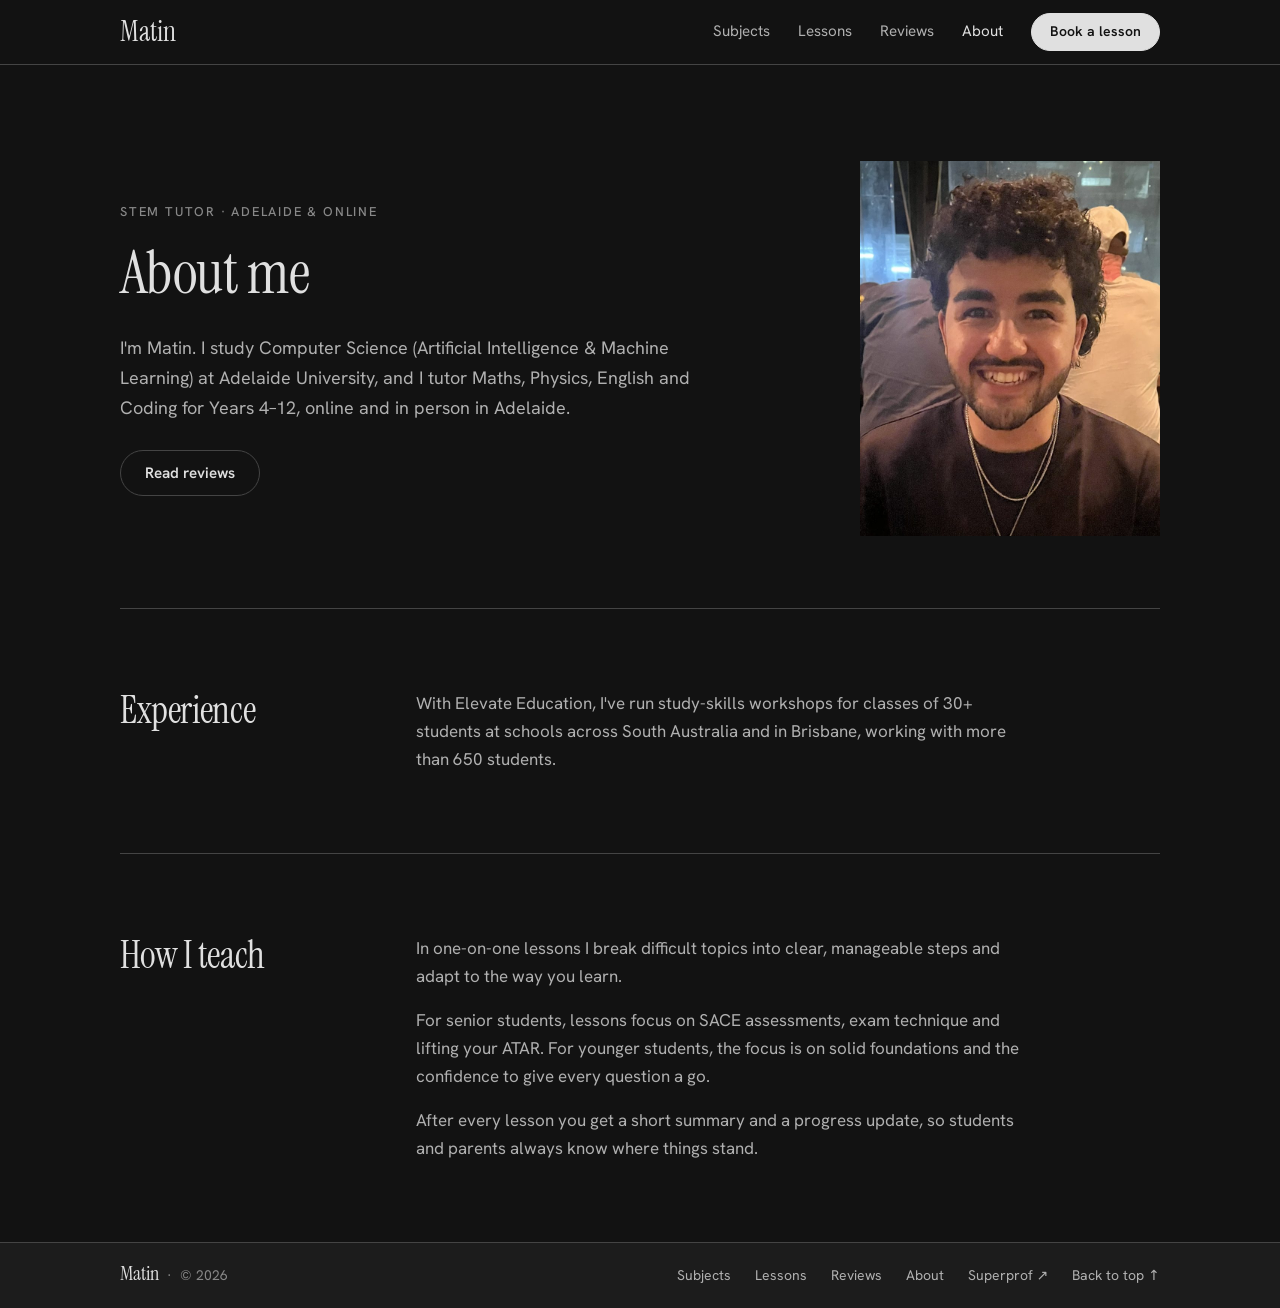
<file: about.html>
<!doctype html>
<html lang="en-AU">
<head>
  <meta charset="utf-8">
  <meta name="viewport" content="width=device-width, initial-scale=1, viewport-fit=cover">
  <title>About · Matin, STEM Tutor in Adelaide</title>
  <meta name="description" content="Matin studies Computer Science (AI &amp; Machine Learning) at Adelaide University and has run study-skills workshops for more than 650 students with Elevate Education.">
  <meta property="og:type" content="website">
  <meta property="og:title" content="About Matin · Maths &amp; Physics Tutor">
  <meta property="og:description" content="Computer Science student at Adelaide University tutoring Maths, Physics, English and Coding for Years 4–12.">
  <meta name="theme-color" content="#121212">
  <link rel="icon" href="data:image/svg+xml,%3Csvg xmlns='http://www.w3.org/2000/svg' viewBox='0 0 32 32'%3E%3Crect width='32' height='32' rx='7' fill='%23121212'/%3E%3Ctext x='16' y='23' font-family='Georgia,serif' font-size='20' text-anchor='middle' fill='%23E0E0E0'%3EM%3C/text%3E%3C/svg%3E">
  <link rel="preconnect" href="https://fonts.googleapis.com">
  <link rel="preconnect" href="https://fonts.gstatic.com" crossorigin>
  <link rel="stylesheet" href="https://fonts.googleapis.com/css2?family=Hanken+Grotesk:wght@400;500;600&family=Instrument+Serif&display=swap">
  <link rel="stylesheet" href="styles.css">
  <!-- Sections fade in as they scroll into view. This runs before the page draws so they don't flash in first.
       Without JavaScript, or with reduced motion turned on, everything simply shows. -->
  <script>
    if ("IntersectionObserver" in window && !matchMedia("(prefers-reduced-motion: reduce)").matches) document.documentElement.classList.add("reveal");
  </script>
</head>
<body>
  <a class="skip" href="#main">Skip to content</a>

  <header class="site-header">
    <div class="wrap header-inner">
      <a class="brand" href="index.html">Matin</a>
      <nav class="site-nav" aria-label="Main">
        <a href="index.html#subjects">Subjects</a>
        <a href="index.html#lessons">Lessons</a>
        <a href="index.html#reviews">Reviews</a>
        <a href="about.html" aria-current="page">About</a>
        <a class="btn btn-small" href="index.html#book">Book a lesson</a>
      </nav>
    </div>
  </header>

  <main id="main">
    <section class="wrap hero" id="top" data-reveal>
      <div class="hero-text">
        <p class="eyebrow">STEM Tutor · Adelaide &amp; Online</p>
        <h1>About me</h1>
        <p class="lead">I'm Matin. I study Computer Science (Artificial Intelligence &amp; Machine Learning) at Adelaide University, and I tutor Maths, Physics, English and Coding for Years 4–12, online and in person in Adelaide.</p>
        <div class="actions">
          <a class="btn btn-ghost" href="index.html#reviews">Read reviews</a>
        </div>
      </div>
      <figure class="hero-photo">
        <img src="assets/matin.jpg" alt="Matin smiling" width="800" height="1000">
      </figure>
    </section>

    <section class="wrap section" id="experience">
      <div class="section-grid" data-reveal>
        <h2>Experience</h2>
        <div class="section-body prose">
          <p>With Elevate Education, I've run study-skills workshops for classes of 30+ students at schools across South Australia and in Brisbane, working with more than 650 students.</p>
        </div>
      </div>
    </section>

    <section class="wrap section" id="teaching">
      <div class="section-grid" data-reveal>
        <h2>How I teach</h2>
        <div class="section-body prose">
          <p>In one-on-one lessons I break difficult topics into clear, manageable steps and adapt to the way you learn.</p>
          <p>For senior students, lessons focus on SACE assessments, exam technique and lifting your ATAR. For younger students, the focus is on solid foundations and the confidence to give every question a go.</p>
          <p>After every lesson you get a short summary and a progress update, so students and parents always know where things stand.</p>
        </div>
      </div>
    </section>
  </main>

  <footer class="site-footer">
    <div class="wrap footer-inner">
      <p><a class="brand" href="index.html">Matin</a> <span aria-hidden="true">·</span> © 2026</p>
      <nav class="footer-links" aria-label="Footer">
        <a href="index.html#subjects">Subjects</a>
        <a href="index.html#lessons">Lessons</a>
        <a href="index.html#reviews">Reviews</a>
        <a href="about.html" aria-current="page">About</a>
        <a href="https://www.superprof.com.au/sace-maths-methods-physics-tutor-atar-boosting-year-412-worked-with-650-students-around-australia.html" target="_blank" rel="noopener">Superprof <span aria-hidden="true">↗</span></a>
        <a href="#top">Back to top <span aria-hidden="true">↑</span></a>
      </nav>
    </div>
  </footer>

  <!-- Each section fades up into place the first time it scrolls into view. -->
  <script>
    (function () {
      if (!document.documentElement.classList.contains("reveal")) return;
      const observer = new IntersectionObserver((entries) => {
        entries.forEach((entry) => {
          if (!entry.isIntersecting) return;
          entry.target.classList.add("is-visible");
          observer.unobserve(entry.target);
        });
      }, { rootMargin: "0px 0px -8% 0px" });
      document.querySelectorAll("[data-reveal]").forEach((el) => observer.observe(el));
    })();
  </script>
</body>
</html>
</file>
<file: styles.css>
/* Layout: one centred column. Each section pairs a heading column with its content on wide screens and stacks on phones. */
:root {
  --bg: #121212;
  --text: #E0E0E0;
  --text-muted: #B0B0B0;
  --border: #444444;
  --accent: #888888;
  --surface: #1C1C1C;
  --border-soft: #2A2A2A;

  --font-display: "Instrument Serif", Georgia, "Times New Roman", serif;
  --font-body: "Hanken Grotesk", system-ui, -apple-system, "Segoe UI", Roboto, sans-serif;

  --max: 1080px;
  --header-h: 64px;
  --ease-out: cubic-bezier(0.2, 0.7, 0.2, 1);
  color-scheme: dark;
}

*, *::before, *::after { box-sizing: border-box; }

html {
  scroll-behavior: smooth;
  /* Quick taps are an easter egg here, so stop phones zooming in on a double tap */
  touch-action: manipulation;
  -webkit-text-size-adjust: 100%;
}

body {
  margin: 0;
  background: var(--bg);
  color: var(--text);
  font-family: var(--font-body);
  font-size: 1.0625rem;
  line-height: 1.65;
  -webkit-font-smoothing: antialiased;
}

img { display: block; max-width: 100%; height: auto; }

/* Words blown off the side by a shockwave shouldn't make the page scroll sideways.
   (Set on the page's parts, not body, because a body setting passes to the whole window instead.) */
.site-header,
main,
.site-footer { overflow-x: clip; }

a {
  color: inherit;
  text-decoration-color: var(--accent);
  text-underline-offset: 3px;
}
a:hover { text-decoration-color: var(--text); }

:focus-visible {
  outline: 2px solid var(--text);
  outline-offset: 3px;
  border-radius: 2px;
}

h1, h2 {
  font-family: var(--font-display);
  font-weight: 400;
  letter-spacing: -0.01em;
  text-wrap: balance;
}

.wrap {
  max-width: var(--max);
  margin-inline: auto;
  padding-left: max(20px, env(safe-area-inset-left, 0px));
  padding-right: max(20px, env(safe-area-inset-right, 0px));
}

.muted { color: var(--text-muted); }

.skip {
  position: absolute;
  left: -9999px;
}
.skip:focus {
  left: 16px;
  top: 16px;
  z-index: 20;
  padding: 8px 14px;
  background: var(--text);
  color: var(--bg);
}

/* Buttons */
.btn {
  display: inline-flex;
  align-items: center;
  justify-content: center;
  min-height: 46px;
  padding: 0 24px;
  border: 1px solid var(--text);
  border-radius: 999px;
  background: var(--text);
  color: var(--bg);
  font-size: 0.95rem;
  font-weight: 600;
  text-decoration: none;
  white-space: nowrap;
  transition: background-color 0.2s ease, border-color 0.2s ease, color 0.2s ease, scale 0.15s ease;
}
.btn:active:not(:disabled) { scale: 0.97; }
.btn:hover {
  background: var(--text-muted);
  border-color: var(--text-muted);
}
.btn-ghost {
  background: transparent;
  border-color: var(--border);
  color: var(--text);
}
.btn-ghost:hover {
  background: transparent;
  border-color: var(--accent);
}
.btn-small {
  min-height: 38px;
  padding: 0 18px;
  font-size: 0.875rem;
}

/* Header */
.site-header {
  position: sticky;
  top: 0;
  z-index: 10;
  background: var(--bg);
  border-bottom: 1px solid var(--border);
}
.header-inner {
  display: flex;
  align-items: center;
  justify-content: space-between;
  gap: 16px;
  min-height: var(--header-h);
}
.brand {
  font-family: var(--font-display);
  font-size: 1.75rem;
  line-height: 1;
  text-decoration: none;
}
.site-nav {
  display: flex;
  align-items: center;
  gap: 28px;
  font-size: 0.95rem;
}
.site-nav a:not(.btn) {
  color: var(--text-muted);
  text-decoration: none;
  transition: color 0.2s ease;
}
.site-nav a:not(.btn):hover,
.site-nav a[aria-current="page"] { color: var(--text); }

/* Hero */
.hero {
  display: grid;
  grid-template-columns: minmax(0, 1fr) 300px;
  align-items: center;
  gap: 72px;
  padding-block: 96px 72px;
  scroll-margin-top: var(--header-h);
}
.eyebrow {
  margin: 0 0 20px;
  color: var(--accent);
  font-size: 0.8rem;
  font-weight: 500;
  letter-spacing: 0.14em;
  text-transform: uppercase;
}
.hero h1 {
  margin: 0 0 28px;
  font-size: clamp(2.5rem, 5.2vw, 3.75rem);
  line-height: 1.06;
}
.hero h1 span {
  display: block;
  margin-top: 0.15em;
  color: var(--text-muted);
}
.lead {
  max-width: 58ch;
  margin: 0 0 28px;
  color: var(--text-muted);
  font-size: 1.125rem;
}
/* Hero credentials: three short lines, each with a small icon */
.credentials {
  display: grid;
  justify-items: start;
  gap: 10px;
  margin: 0 0 36px;
  padding: 0;
  list-style: none;
  font-size: 0.9375rem;
}
/* Each credential is a pill that lights up in its own colour when clicked, like the cards further down */
.credentials li {
  position: relative;
  isolation: isolate;
  display: flex;
  align-items: center;
  gap: 12px;
  padding: 4px 18px 4px 4px;
  border: 1px solid var(--border-soft);
  border-radius: 999px;
  background: var(--surface);
  transition: border-color 0.5s ease, translate 0.25s var(--ease-out), scale 0.15s ease;
  -webkit-tap-highlight-color: transparent;
  -webkit-user-select: none;
  user-select: none;
}
.credentials li:nth-child(1) { --egg: #8EE68E; }
.credentials li:nth-child(2) { --egg: #5ED8F0; }
.credentials li:nth-child(3) { --egg: #F78FD8; }
.credentials li:hover {
  border-color: var(--border);
  translate: 0 -2px;
}
.credentials li:active { scale: 0.98; }
.credentials li.is-playing { z-index: 1; }
.credential-icon {
  display: grid;
  flex: none;
  place-items: center;
  width: 32px;
  height: 32px;
  border-radius: 999px;
  background: var(--border-soft);
  color: var(--text-muted);
  transition: background-color 0.5s ease, color 0.5s ease;
}
.credentials li.is-lit .credential-icon {
  background: color-mix(in srgb, var(--egg) 24%, var(--border-soft));
  color: var(--egg);
}
.credentials li.is-playing .credential-icon { animation: icon-nudge 0.45s var(--ease-out); }
.credentials li.is-big.is-playing .credential-icon { animation: icon-jump 0.8s ease-out; }
@keyframes icon-nudge {
  40% { transform: translateY(-3px) scale(1.15); }
}
.actions {
  display: flex;
  flex-wrap: wrap;
  gap: 12px;
}
.hero-photo {
  position: relative;
  margin: 0;
}
/* Glass shards of the photo, made by the shatter easter egg in index.html */
.photo-shards {
  position: absolute;
  top: 0;
  left: 0;
  z-index: 1;
  perspective: 900px;
  pointer-events: none;
}
.photo-shard {
  position: absolute;
  background-repeat: no-repeat;
}

/* At-a-glance stats: open columns, no boxes. Clicking one counts its number up and fills its bar with colour. */
.facts { padding-bottom: 40px; }
.facts dl {
  display: grid;
  grid-template-columns: repeat(4, minmax(0, 1fr));
  gap: 32px;
  margin: 0;
}
.facts dl > div {
  -webkit-tap-highlight-color: transparent;
  -webkit-user-select: none;
  user-select: none;
}
.facts dl > div:nth-child(1) { --egg: #E9D66B; }
.facts dl > div:nth-child(2) { --egg: #FF9E80; }
.facts dl > div:nth-child(3) { --egg: #6CC4FF; }
.facts dl > div:nth-child(4) { --egg: #7FE0B0; }
.facts dt {
  margin-bottom: 6px;
  color: var(--accent);
  font-size: 0.75rem;
  font-weight: 500;
  letter-spacing: 0.12em;
  text-transform: uppercase;
}
.facts dd {
  margin: 0;
  color: var(--text-muted);
  font-size: 0.9rem;
}
.facts dd.value {
  color: var(--text);
  font-family: var(--font-display);
  font-size: 2.5rem;
  line-height: 1.1;
  font-variant-numeric: tabular-nums;
  transform-origin: left bottom;
  transition: color 0.5s ease;
}
.facts dd.value::after {
  content: "";
  display: block;
  width: 32px;
  height: 3px;
  margin: 14px 0 10px;
  border-radius: 2px;
  background: var(--border);
  transition: width 0.7s var(--ease-out), background-color 0.5s ease;
}
.facts .is-lit dd.value { color: var(--egg); }
.facts .is-lit dd.value::after {
  width: 100%;
  background: var(--egg);
}
.facts .is-playing dd.value { animation: stat-nudge 0.4s var(--ease-out); }
.facts .is-big.is-playing dd.value { animation: stat-pop 0.5s var(--ease-out); }
@keyframes stat-nudge {
  40% { transform: scale(1.07); }
}
@keyframes stat-pop {
  35% { transform: scale(1.22); }
}

/* Sections */
.section { scroll-margin-top: var(--header-h); }
.section-grid {
  display: grid;
  grid-template-columns: 240px minmax(0, 1fr);
  gap: 24px 56px;
  padding-block: 80px;
  border-top: 1px solid var(--border);
}
.section-grid.stacked { grid-template-columns: minmax(0, 1fr); }
.section h2 {
  margin: 0;
  font-size: 2.4rem;
  line-height: 1.1;
}
.section-head p {
  max-width: 36ch;
  margin: 12px 0 0;
}
.section-grid.stacked .section-head p { max-width: 60ch; }

/* Scroll reveal: only active once the <head> script adds .reveal, so nothing stays hidden without JavaScript */
.reveal [data-reveal] {
  opacity: 0;
  translate: 0 20px;
  transition: opacity 0.7s ease, translate 0.7s var(--ease-out);
}
.reveal [data-reveal].is-visible {
  opacity: 1;
  translate: none;
}

/* Subjects: one small card per area, two across */
.subject-grid {
  display: grid;
  grid-template-columns: repeat(2, minmax(0, 1fr));
  gap: 16px;
}
.subject-card {
  display: flex;
  flex-direction: column;
  gap: 14px;
  padding: 22px 24px;
  border: 1px solid var(--border-soft);
  border-radius: 16px;
  background: var(--surface);
  position: relative;
  /* Keeps the colour fill above the card's background but under its content */
  isolation: isolate;
  transition: border-color 0.5s ease, translate 0.25s var(--ease-out), scale 0.15s ease;
  -webkit-tap-highlight-color: transparent;
  /* Repeated clicks would otherwise select the card's text */
  -webkit-user-select: none;
  user-select: none;
}
.subject-card:hover {
  border-color: var(--border);
  translate: 0 -2px;
}
.subject-card:active { scale: 0.98; }
/* Cards rise in one after another as the section appears. `backwards` lets go once it ends, so the hover lift still works. */
.reveal [data-reveal]:not(.is-visible) .subject-card { opacity: 0; }
.reveal [data-reveal].is-visible .subject-card { animation: card-in 0.6s var(--ease-out) backwards; }
.reveal [data-reveal].is-visible .subject-card:nth-child(2) { animation-delay: 0.08s; }
.reveal [data-reveal].is-visible .subject-card:nth-child(3) { animation-delay: 0.16s; }
.reveal [data-reveal].is-visible .subject-card:nth-child(4) { animation-delay: 0.24s; }
@keyframes card-in {
  from { opacity: 0; translate: 0 14px; }
  to { opacity: 1; translate: none; }
}
.subject-head {
  display: flex;
  align-items: center;
  gap: 12px;
}
.subject-icon {
  display: grid;
  place-items: center;
  width: 36px;
  height: 36px;
  border-radius: 10px;
  background: var(--border-soft);
  transition: background-color 0.5s ease, color 0.5s ease;
}
.subject-icon svg { overflow: visible; }

/* Easter eggs: a click toggles .is-lit, which fills the box with its own colour, and adds .is-playing for a
   moment to replay its small animation. Every fifth quick click also adds .is-big for that play: the big versions,
   while index.html sets off an explosion in the .fx-layer.
   All eleven colours (stats, subjects, steps) come from one soft palette spread around the colour wheel. */
.subject-card[data-subject="maths"] { --egg: #F5B546; }
.subject-card[data-subject="science"] { --egg: #4FD1C5; }
.subject-card[data-subject="english"] { --egg: #FF8FAB; }
.subject-card[data-subject="coding"] { --egg: #B69CFF; }
.subject-card.is-playing,
.step-cards li.is-playing { z-index: 1; }

/* The fill: a circle of colour spreads out from the click, and shrinks back towards the next click */
.subject-card::before,
.credentials li::before,
.step-cards li::after {
  content: "";
  position: absolute;
  inset: 0;
  z-index: -2;
  border-radius: inherit;
  background: color-mix(in srgb, var(--egg) 15%, var(--surface));
  clip-path: circle(0px at var(--x, 50%) var(--y, 50%));
  transition: clip-path 0.7s var(--ease-out);
  pointer-events: none;
}
.subject-card.is-lit::before,
.credentials li.is-lit::before,
.step-cards li.is-lit::after { clip-path: circle(150% at var(--x, 50%) var(--y, 50%)); }
.subject-card.is-lit,
.credentials li.is-lit,
.step-cards li.is-lit { border-color: color-mix(in srgb, var(--egg) 45%, transparent); }
.subject-head h3,
.subject-list .meta { transition: color 0.5s ease; }
.is-lit .subject-head h3 { color: var(--egg); }
.is-lit .subject-list .meta { color: color-mix(in srgb, var(--egg) 70%, var(--text-muted)); }
.is-lit .subject-icon {
  background: color-mix(in srgb, var(--egg) 24%, var(--border-soft));
  color: var(--egg);
}
.is-big.is-playing .subject-icon { animation: icon-jump 0.8s ease-out; }
@keyframes icon-jump {
  0% {
    transform: none;
    box-shadow: 0 0 0 0 color-mix(in srgb, var(--egg) 55%, transparent);
  }
  18% {
    transform: translateY(-16px) scale(1.6) rotate(-16deg);
    background: color-mix(in srgb, var(--egg) 28%, var(--border-soft));
    color: var(--egg);
  }
  40% { transform: translateY(1px) scale(0.94) rotate(6deg); }
  60% {
    transform: translateY(-2px) scale(1.06) rotate(-3deg);
    background: color-mix(in srgb, var(--egg) 28%, var(--border-soft));
    color: var(--egg);
  }
  75% { box-shadow: 0 0 0 28px color-mix(in srgb, var(--egg) 0%, transparent); }
  85% { transform: scale(0.99) rotate(1deg); }
  100% { transform: none; }
}

.maths-sym,
.atom-core,
.code-slash {
  transform-box: fill-box;
  transform-origin: center;
}
.atom-orbits,
.book-page { transform-origin: 12px 12px; }
/* A copy of the right page, filled to hide the lines behind it, that turns over onto the left page */
.book-page {
  fill: var(--border-soft);
  opacity: 0;
}
/* A single click: each icon's small trick */
.is-playing .maths-sym { animation: sym-pop-small 0.4s var(--ease-out); }
.is-playing .maths-sym:nth-child(2) { animation-delay: 0.06s; }
.is-playing .maths-sym:nth-child(3) { animation-delay: 0.12s; }
.is-playing .maths-sym:nth-child(4) { animation-delay: 0.18s; }
.is-playing .atom-orbits { animation: orbit-spin-small 0.7s cubic-bezier(0.4, 0, 0.2, 1); }
.is-playing .atom-core { animation: core-pulse-small 0.7s ease; }
.is-playing .book-page { animation: page-flip 0.55s cubic-bezier(0.4, 0, 0.2, 1); }
.is-playing .code-left { animation: code-left-small 0.5s var(--ease-out); }
.is-playing .code-right { animation: code-right-small 0.5s var(--ease-out); }
.is-playing .code-slash { animation: code-slash-small 0.5s var(--ease-out); }
@keyframes sym-pop-small {
  45% { transform: scale(1.35); }
}
@keyframes orbit-spin-small {
  from { transform: rotate(0deg); }
  to { transform: rotate(360deg); }
}
@keyframes core-pulse-small {
  40% { transform: scale(1.8); }
}
@keyframes code-left-small {
  40% { transform: translateX(-2.5px); }
}
@keyframes code-right-small {
  40% { transform: translateX(2.5px); }
}
@keyframes code-slash-small {
  40% { transform: rotate(20deg); }
}
/* Every fifth quick click: the big versions */
.is-big.is-playing .maths-sym { animation: sym-pop 0.5s var(--ease-out) 0.08s; }
.is-big.is-playing .maths-sym:nth-child(2) { animation-delay: 0.14s; }
.is-big.is-playing .maths-sym:nth-child(3) { animation-delay: 0.2s; }
.is-big.is-playing .maths-sym:nth-child(4) { animation-delay: 0.26s; }
.is-big.is-playing .atom-orbits { animation: orbit-spin 0.9s cubic-bezier(0.3, 0, 0.2, 1); }
.is-big.is-playing .atom-core { animation: core-pulse 0.9s ease; }
/* Two pages turn, one after the other */
.is-big.is-playing .book-page { animation: page-flip 0.38s cubic-bezier(0.4, 0, 0.2, 1) 0.05s 2; }
.is-big.is-playing .code-left { animation: code-left 0.6s var(--ease-out); }
.is-big.is-playing .code-right { animation: code-right 0.6s var(--ease-out); }
.is-big.is-playing .code-slash { animation: code-slash 0.6s var(--ease-out); }
@keyframes sym-pop {
  45% { transform: scale(1.6) rotate(-12deg); }
}
@keyframes orbit-spin {
  from { transform: rotate(0deg); }
  to { transform: rotate(720deg); }
}
@keyframes core-pulse {
  40% { transform: scale(2.4); }
}
@keyframes page-flip {
  from { opacity: 1; transform: scaleX(1); }
  to { opacity: 1; transform: scaleX(-1); }
}
@keyframes code-left {
  40% { transform: translateX(-4.5px); }
}
@keyframes code-right {
  40% { transform: translateX(4.5px); }
}
/* A slash turned half way round looks the same, so the spin ends where it started */
@keyframes code-slash {
  to { transform: rotate(180deg); }
}

/* Explosions, cannons, fireworks and confetti all fly in one full-screen layer, added by index.html.
   Each piece takes its colour from --c. */
.fx-layer {
  position: fixed;
  inset: 0;
  z-index: 50;
  overflow: hidden;
  pointer-events: none;
}
.fx-layer > * {
  position: absolute;
  color: var(--c);
  line-height: 1;
  white-space: nowrap;
}
.fx-layer > .fx-light { color: color-mix(in srgb, var(--c) 55%, white); }
.fx-confetti {
  width: 11px;
  height: 6px;
  border-radius: 2px;
  background: currentColor;
}
.fx-round {
  width: 9px;
  height: 9px;
  border-radius: 50%;
  background: currentColor;
}
.fx-spark {
  width: 7px;
  height: 7px;
  border-radius: 50%;
  background: currentColor;
  box-shadow: 0 0 10px 2px currentColor;
}
.fx-symbol-display {
  font-family: var(--font-display);
  font-size: 32px;
}
.fx-symbol-mono {
  font-family: ui-monospace, "SF Mono", Menlo, Consolas, monospace;
  font-size: 20px;
  font-weight: 600;
}
.fx-flash {
  width: 180px;
  height: 180px;
  border-radius: 50%;
  background: radial-gradient(circle, color-mix(in srgb, var(--c) 60%, white) 0%, color-mix(in srgb, var(--c) 40%, transparent) 30%, transparent 70%);
  /* Screen blending can only brighten, so the fading flash never leaves a dark patch */
  mix-blend-mode: screen;
}
.fx-ring {
  width: 44px;
  height: 44px;
  border: 2px solid var(--c);
  border-radius: 50%;
}
/* Soft-edged by its gradient alone: a blur filter on dozens of growing puffs made the blast stutter */
.fx-smoke {
  width: 60px;
  height: 60px;
  border-radius: 50%;
  background: radial-gradient(circle, rgba(224, 224, 224, 0.26) 0%, rgba(200, 200, 200, 0.16) 25%, rgba(176, 176, 176, 0.07) 48%, rgba(176, 176, 176, 0.02) 62%, transparent 72%);
}
.fx-grit {
  width: 4px;
  height: 4px;
  border-radius: 1px;
  background: currentColor;
}
.fx-layer > .fx-screenflash {
  inset: 0;
  background: #FFFFFF;
  mix-blend-mode: screen;
}
/* Words the shockwaves split text into. They need to be inline blocks to move, and they carry their link's underline. */
ripple-word {
  display: inline-block;
  text-decoration: inherit;
}
.subject-head h3 {
  margin: 0;
  font-size: 1.0625rem;
  font-weight: 600;
}
.subject-list {
  display: grid;
  gap: 8px;
  margin: 0;
  padding: 0;
  list-style: none;
  font-size: 0.9375rem;
}
.subject-list li {
  display: flex;
  flex-wrap: wrap;
  justify-content: space-between;
  gap: 2px 12px;
}
.subject-list .meta {
  color: var(--accent);
  font-variant-numeric: tabular-nums;
}
.note {
  max-width: 60ch;
  margin: 28px 0 0;
  color: var(--text-muted);
}
/* About page: plain paragraphs beside each heading */
.prose p {
  max-width: 62ch;
  margin: 0;
  color: var(--text-muted);
}
.prose p + p { margin-top: 16px; }
.subject-grid + .note {
  margin-top: 24px;
  font-size: 1rem;
}

/* Lesson details: three numbered cards, the booking flow in order */
.step-cards {
  display: grid;
  grid-template-columns: repeat(3, minmax(0, 1fr));
  gap: 20px;
  margin: 12px 0 0;
  padding: 0;
  list-style: none;
  counter-reset: step;
}
.step-cards li {
  display: flex;
  flex-direction: column;
  gap: 12px;
  padding: 26px 26px 28px;
  border: 1px solid var(--border-soft);
  border-radius: 16px;
  background: var(--surface);
  counter-increment: step;
  position: relative;
  isolation: isolate;
  transition: border-color 0.5s ease, translate 0.25s var(--ease-out), scale 0.15s ease;
  -webkit-tap-highlight-color: transparent;
  -webkit-user-select: none;
  user-select: none;
}
.step-cards li:nth-child(1) { --egg: #B5E07A; }
.step-cards li:nth-child(2) { --egg: #8FA8FF; }
.step-cards li:nth-child(3) { --egg: #E59BF0; }
.step-cards li:hover {
  border-color: var(--border);
  translate: 0 -2px;
}
.step-cards li:active { scale: 0.98; }
.step-cards li::before {
  content: counter(step);
  align-self: flex-start;
  color: var(--accent);
  font-family: var(--font-display);
  font-size: 2.75rem;
  line-height: 1;
  transform-origin: 30% 80%;
  transition: color 0.5s ease;
}
.step-cards li.is-lit::before { color: var(--egg); }
.step-cards li.is-playing::before { animation: num-nudge 0.5s var(--ease-out); }
.step-cards li.is-big.is-playing::before { animation: num-bounce 0.8s ease-out; }
@keyframes num-nudge {
  35% { transform: translateY(-5px) scale(1.12) rotate(-4deg); }
}
@keyframes num-bounce {
  20% { transform: translateY(-16px) scale(1.75) rotate(-12deg); }
  45% { transform: translateY(2px) scale(0.92) rotate(6deg); }
  65% { transform: translateY(-3px) scale(1.06) rotate(-2deg); }
}
.step-cards h3 {
  margin: 0;
  font-size: 1.125rem;
  font-weight: 600;
}
.step-cards p {
  margin: 0;
  color: var(--text-muted);
  font-size: 0.9375rem;
  line-height: 1.6;
}
.label {
  margin: 0 0 12px;
  color: var(--accent);
  font-size: 0.75rem;
  font-weight: 500;
  letter-spacing: 0.12em;
  text-transform: uppercase;
}

/* Reviews: a row of even cards that swipes on phones and pages with arrows on desktop */
.reviews-head {
  display: flex;
  flex-wrap: wrap;
  justify-content: space-between;
  align-items: flex-end;
  gap: 16px 24px;
}
.rating-summary {
  display: flex;
  flex-wrap: wrap;
  align-items: baseline;
  gap: 4px 10px;
}
.rating-score {
  font-family: var(--font-display);
  font-size: 1.75rem;
  line-height: 1;
}
.stars {
  color: var(--text);
  letter-spacing: 0.12em;
}
.carousel-controls {
  display: flex;
  gap: 8px;
}
.carousel-controls[hidden] { display: none; }
.carousel-btn {
  width: 44px;
  height: 44px;
  border: 1px solid var(--border);
  border-radius: 999px;
  background: none;
  color: var(--text);
  font: inherit;
  font-size: 1.05rem;
  cursor: pointer;
  transition: border-color 0.2s ease, color 0.2s ease, scale 0.15s ease;
}
.carousel-btn:hover:not(:disabled) { border-color: var(--text-muted); }
.carousel-btn:active:not(:disabled) { scale: 0.92; }
.carousel-btn:disabled {
  border-color: var(--border-soft);
  color: var(--border);
  cursor: default;
}

.review-track {
  --per-view: 3;
  --gap: 20px;
  display: flex;
  gap: var(--gap);
  /* Room for the hover lift, which the scroll area would otherwise clip */
  margin-block: -6px;
  padding-block: 6px;
  overflow-x: auto;
  overscroll-behavior-x: contain;
  scroll-snap-type: x mandatory;
}
.has-carousel .review-track { scrollbar-width: none; }
.has-carousel .review-track::-webkit-scrollbar { display: none; }
.review {
  position: relative;
  flex: 0 0 calc((100% - (var(--per-view) - 1) * var(--gap)) / var(--per-view));
  display: flex;
  flex-direction: column;
  gap: 14px;
  margin: 0;
  padding: 24px;
  border: 1px solid var(--border-soft);
  border-radius: 16px;
  background: var(--surface);
  scroll-snap-align: start;
  transition: border-color 0.25s ease, translate 0.25s var(--ease-out);
}
.review:hover {
  border-color: var(--border);
  translate: 0 -2px;
}
/* A large, quiet quotation mark in the corner */
.review::before {
  content: "\201C";
  position: absolute;
  top: 10px;
  right: 22px;
  color: var(--border);
  font-family: var(--font-display);
  font-size: 4.5rem;
  line-height: 1;
  pointer-events: none;
}
.review .stars { font-size: 0.9rem; }
.review blockquote { margin: 0; }
.review p {
  margin: 0;
  font-size: 1rem;
  line-height: 1.6;
}
.has-carousel .review p {
  display: -webkit-box;
  -webkit-box-orient: vertical;
  -webkit-line-clamp: 6;
  overflow: hidden;
}
.read-more {
  align-self: flex-start;
  padding: 0;
  border: 0;
  background: none;
  color: var(--text);
  font: inherit;
  font-size: 0.9rem;
  font-weight: 500;
  text-decoration: underline;
  text-decoration-color: var(--accent);
  text-underline-offset: 3px;
  cursor: pointer;
  transition: text-decoration-color 0.2s ease;
}
.read-more:hover { text-decoration-color: var(--text); }
.read-more[hidden] { display: none; }
.review figcaption {
  display: flex;
  align-items: center;
  gap: 12px;
  margin-top: auto;
  padding-top: 6px;
  font-size: 0.95rem;
}
.avatar {
  display: grid;
  place-items: center;
  width: 36px;
  height: 36px;
  border-radius: 999px;
  background: var(--border-soft);
  font-family: var(--font-display);
  font-size: 1.15rem;
  line-height: 1;
}
.review .name { font-weight: 600; }

/* Page dots: the current page stretches into a short bar */
.carousel-dots {
  display: flex;
  justify-content: center;
  gap: 2px;
}
.carousel-dots[hidden] { display: none; }
.carousel-dots button {
  display: grid;
  place-items: center;
  width: 26px;
  height: 26px;
  padding: 0;
  border: 0;
  background: none;
  cursor: pointer;
}
.carousel-dots button::before {
  content: "";
  width: 6px;
  height: 6px;
  border-radius: 999px;
  background: var(--border);
  transition: width 0.3s var(--ease-out), background-color 0.3s ease;
}
.carousel-dots button:hover::before { background: var(--accent); }
.carousel-dots button[aria-current="true"]::before {
  width: 18px;
  background: var(--text);
}

/* Full review popup */
.review-dialog {
  width: min(560px, calc(100% - 32px));
  max-height: min(80vh, 640px);
  padding: 0;
  overflow-y: auto;
  border: 1px solid var(--border);
  border-radius: 18px;
  background: var(--surface);
  color: var(--text);
}
.review-dialog[open] { animation: fade-in 0.3s var(--ease-out) both; }
.review-dialog::backdrop {
  background: rgba(0, 0, 0, 0.6);
  backdrop-filter: blur(3px);
}
.review-dialog .review {
  padding: 32px;
  border: 0;
  background: none;
  translate: none;
}
.review-dialog .review::before { content: none; }
.review-dialog .review p { font-size: 1.0625rem; }
.dialog-close {
  position: absolute;
  top: 12px;
  right: 12px;
  z-index: 1;
  width: 36px;
  height: 36px;
  border: 0;
  border-radius: 999px;
  padding: 0;
  display: grid;
  place-items: center;
  background: none;
  color: var(--accent);
  cursor: pointer;
  transition: color 0.2s ease, scale 0.15s ease;
}
.dialog-close:hover { color: var(--text); }
.dialog-close:active { scale: 0.92; }

/* Booking */
.visually-hidden {
  position: absolute;
  width: 1px;
  height: 1px;
  overflow: hidden;
  clip: rect(0 0 0 0);
  white-space: nowrap;
}
.booking-options {
  display: flex;
  flex-wrap: wrap;
  gap: 20px 32px;
}
.option-group {
  min-width: 0;
  margin: 0;
  padding: 0;
  border: 0;
}
.option-group legend {
  float: left;
  width: 100%;
  padding: 0;
  margin-bottom: 10px;
}
.pills {
  position: relative;
  clear: both;
  display: inline-flex;
  gap: 4px;
  max-width: 100%;
  padding: 4px;
  border: 1px solid var(--border);
  border-radius: 999px;
}
.choice input {
  position: absolute;
  opacity: 0;
  width: 1px;
  height: 1px;
}
.choice span {
  display: inline-flex;
  justify-content: center;
  align-items: baseline;
  gap: 8px;
  min-height: 40px;
  padding: 9px 20px;
  border-radius: 999px;
  color: var(--text-muted);
  font-size: 0.95rem;
  font-weight: 500;
  line-height: 1.4;
  white-space: nowrap;
  cursor: pointer;
  position: relative;
  z-index: 1;
  transition: color 0.25s ease, scale 0.15s ease;
}
.choice span:hover { color: var(--text); }
.choice span:active { scale: 0.96; }
.choice em {
  color: var(--accent);
  font-style: normal;
  font-variant-numeric: tabular-nums;
  transition: color 0.25s ease;
}
.choice input:checked + span {
  background: var(--text);
  color: var(--bg);
}
/* With JavaScript, one highlight slides behind the chosen pill instead of each pill filling in */
.pills.has-indicator .choice input:checked + span { background: transparent; }
.pill-indicator {
  position: absolute;
  top: 0;
  left: 0;
  border-radius: 999px;
  background: var(--text);
  pointer-events: none;
}
.pills.is-ready .pill-indicator {
  transition: translate 0.35s var(--ease-out), width 0.35s var(--ease-out), height 0.35s var(--ease-out), scale 0.15s ease;
}
.pills:has(.choice:active input:checked) .pill-indicator { scale: 0.96; }
.choice input:checked + span em { color: var(--border); }
.choice input:focus-visible + span {
  outline: 2px solid var(--text);
  outline-offset: 2px;
}
.cal-panel[hidden] { display: none !important; }
.cal-panel { animation: fade-in 0.35s ease both; }
@keyframes fade-in {
  from { opacity: 0; translate: 0 6px; }
  to { opacity: 1; translate: none; }
}
.cal-embed {
  width: 100%;
  min-height: 560px;
  overflow: auto;
}
.fallback {
  margin: 0;
  color: var(--text-muted);
  font-size: 0.9rem;
}
/* The summary sits above the calendar until there's room beside it */
.booking-main {
  display: grid;
  grid-template-columns: minmax(0, 1fr);
  align-items: start;
  gap: 20px;
}
.lesson-summary { order: -1; }
@media (min-width: 1080px) {
  /* Cal.com switches to its tall phone layout below 768px, so its frame stays 790px wide.
     The extra room absorbs a scrollbar inside the frame while it loads; without it, Cal flickers between layouts.
     Inside that frame Cal centres its calendar with 35px either side; the negative margin lines the calendar up with the pills. */
  .booking-main {
    grid-template-columns: 755px minmax(0, 1fr);
    column-gap: 0;
  }
  .booking-main .cal-panels { margin-left: -35px; }
  .lesson-summary { order: 0; }
}
.lesson-summary {
  display: flex;
  flex-direction: column;
  gap: 16px;
  padding: 24px;
  border: 1px solid var(--border-soft);
  border-radius: 16px;
  background: var(--surface);
}
.lesson-summary .label { margin: 0; }
.summary-title {
  display: flex;
  justify-content: space-between;
  align-items: baseline;
  gap: 12px;
  font-size: 1.125rem;
  font-weight: 600;
}
.summary-price {
  font-family: var(--font-display);
  font-size: 2rem;
  font-weight: 400;
  line-height: 1;
  font-variant-numeric: tabular-nums;
}
.summary-list {
  display: grid;
  gap: 10px;
  margin: 0;
  padding: 16px 0 0;
  border-top: 1px solid var(--border-soft);
  list-style: none;
  color: var(--text-muted);
  font-size: 0.875rem;
}
.summary-list li {
  display: flex;
  align-items: flex-start;
  gap: 10px;
}
.summary-list li[hidden] { display: none; }
.summary-list svg {
  flex: none;
  margin-top: 2px;
}

/* Message form: always open under the calendar, below a divider */
.contact {
  margin-top: 24px;
  padding-top: 40px;
  border-top: 1px solid var(--border);
}
.contact-intro {
  margin: 0;
  color: var(--text-muted);
}
.contact-intro span { color: var(--text); }
.request-form {
  display: grid;
  gap: 24px;
  max-width: 760px;
  margin-top: 28px;
}
.field-row {
  display: grid;
  grid-template-columns: repeat(auto-fit, minmax(200px, 1fr));
  gap: 24px;
}
.field {
  display: grid;
  align-content: start;
  gap: 8px;
  min-width: 0;
}
.field > label,
.field-label {
  color: var(--text-muted);
  font-size: 0.85rem;
  font-weight: 500;
}
.input {
  transition: border-color 0.2s ease;
  width: 100%;
  min-height: 46px;
  padding: 10px 14px;
  border: 1px solid var(--border);
  border-radius: 6px;
  background: var(--bg);
  color: var(--text);
  font: inherit;
  font-size: 1rem;
}
.input::placeholder { color: var(--accent); }
.input:hover { border-color: var(--accent); }
.input:focus { border-color: var(--text-muted); }
textarea.input {
  min-height: 130px;
  resize: vertical;
}
.form-actions {
  display: flex;
  flex-wrap: wrap;
  align-items: center;
  gap: 12px 20px;
}
.form-status {
  margin: 0;
  color: var(--text-muted);
  font-size: 0.95rem;
}
button.btn {
  font-family: inherit;
  cursor: pointer;
}
.btn:disabled {
  opacity: 0.6;
  cursor: default;
}

/* Party mode and bookings: a note pops up at the bottom of the screen */
.toast {
  position: fixed;
  left: 50%;
  bottom: max(24px, env(safe-area-inset-bottom, 0px));
  z-index: 60;
  max-width: calc(100% - 32px);
  margin: 0;
  padding: 12px 22px;
  translate: -50% 0;
  border: 1px solid var(--border);
  border-radius: 999px;
  background: var(--surface);
  box-shadow: 0 12px 32px rgba(0, 0, 0, 0.45);
  font-size: 0.95rem;
  font-weight: 500;
  text-align: center;
  animation: toast-in 0.5s var(--ease-out);
}
.toast.is-leaving { animation: toast-out 0.5s ease forwards; }
@keyframes toast-in {
  from { opacity: 0; transform: translateY(20px) scale(0.95); }
}
@keyframes toast-out {
  to { opacity: 0; transform: translateY(12px); }
}

/* Footer: one thin line */
.site-footer {
  background: var(--surface);
  border-top: 1px solid var(--border);
}
.footer-inner {
  display: flex;
  flex-wrap: wrap;
  justify-content: space-between;
  align-items: center;
  gap: 12px 32px;
  padding-top: 20px;
  padding-bottom: max(20px, env(safe-area-inset-bottom, 0px));
  color: var(--accent);
  font-size: 0.875rem;
}
.footer-inner p {
  display: flex;
  align-items: baseline;
  gap: 8px;
  margin: 0;
}
.footer-inner .brand {
  color: var(--text);
  font-size: 1.25rem;
}
.footer-links {
  display: flex;
  flex-wrap: wrap;
  gap: 8px 24px;
}
.footer-links a {
  color: var(--text-muted);
  text-decoration: none;
  transition: color 0.2s ease;
}
.footer-links a:hover { color: var(--text); }

/* Tablet */
@media (max-width: 900px) {
  .hero {
    grid-template-columns: minmax(0, 1fr) 240px;
    gap: 40px;
  }
  .section-grid { grid-template-columns: minmax(0, 1fr); }
  .section-head p { max-width: 60ch; }
  .review-track { --per-view: 2; }
}

/* Phone */
@media (max-width: 680px) {
  .site-nav a:not(.btn) { display: none; }
  .hero {
    grid-template-columns: minmax(0, 1fr);
    gap: 32px;
    padding-block: 48px 48px;
  }
  .hero-photo {
    order: -1;
    max-width: 180px;
  }
  .facts dl {
    grid-template-columns: repeat(2, minmax(0, 1fr));
    gap: 28px 20px;
  }
  .section-grid { padding-block: 56px; }
  .section h2 { font-size: 2rem; }
  .subject-grid,
  .step-cards { grid-template-columns: minmax(0, 1fr); }
}

/* Phones: booking pills fill the width, and each length shows its price underneath */
@media (max-width: 600px) {
  .option-group { width: 100%; }
  .pills {
    display: grid;
    width: 100%;
  }
  .pills .choice span { display: flex; }
  .pills-format { grid-template-columns: repeat(2, minmax(0, 1fr)); }
  .pills-length {
    grid-template-columns: repeat(5, minmax(0, 1fr));
    border-radius: 24px;
  }
  .pills-length .choice span {
    flex-direction: column;
    align-items: center;
    gap: 0;
    padding: 8px 4px;
    border-radius: 18px;
    font-size: 0.875rem;
    line-height: 1.35;
  }
  .pills-length .pill-indicator { border-radius: 18px; }

  .carousel-controls { display: none; }
  .rating-sep { display: none; }
  .review-track {
    --gap: 12px;
    margin-inline: -20px;
    padding-inline: 20px;
    scroll-padding-inline: 20px;
  }
  .review { flex-basis: 84%; }
}

@media (prefers-reduced-motion: reduce) {
  html { scroll-behavior: auto; }
  *, *::before, *::after {
    animation-duration: 0.01ms !important;
    transition-duration: 0.01ms !important;
  }
}
</file>
